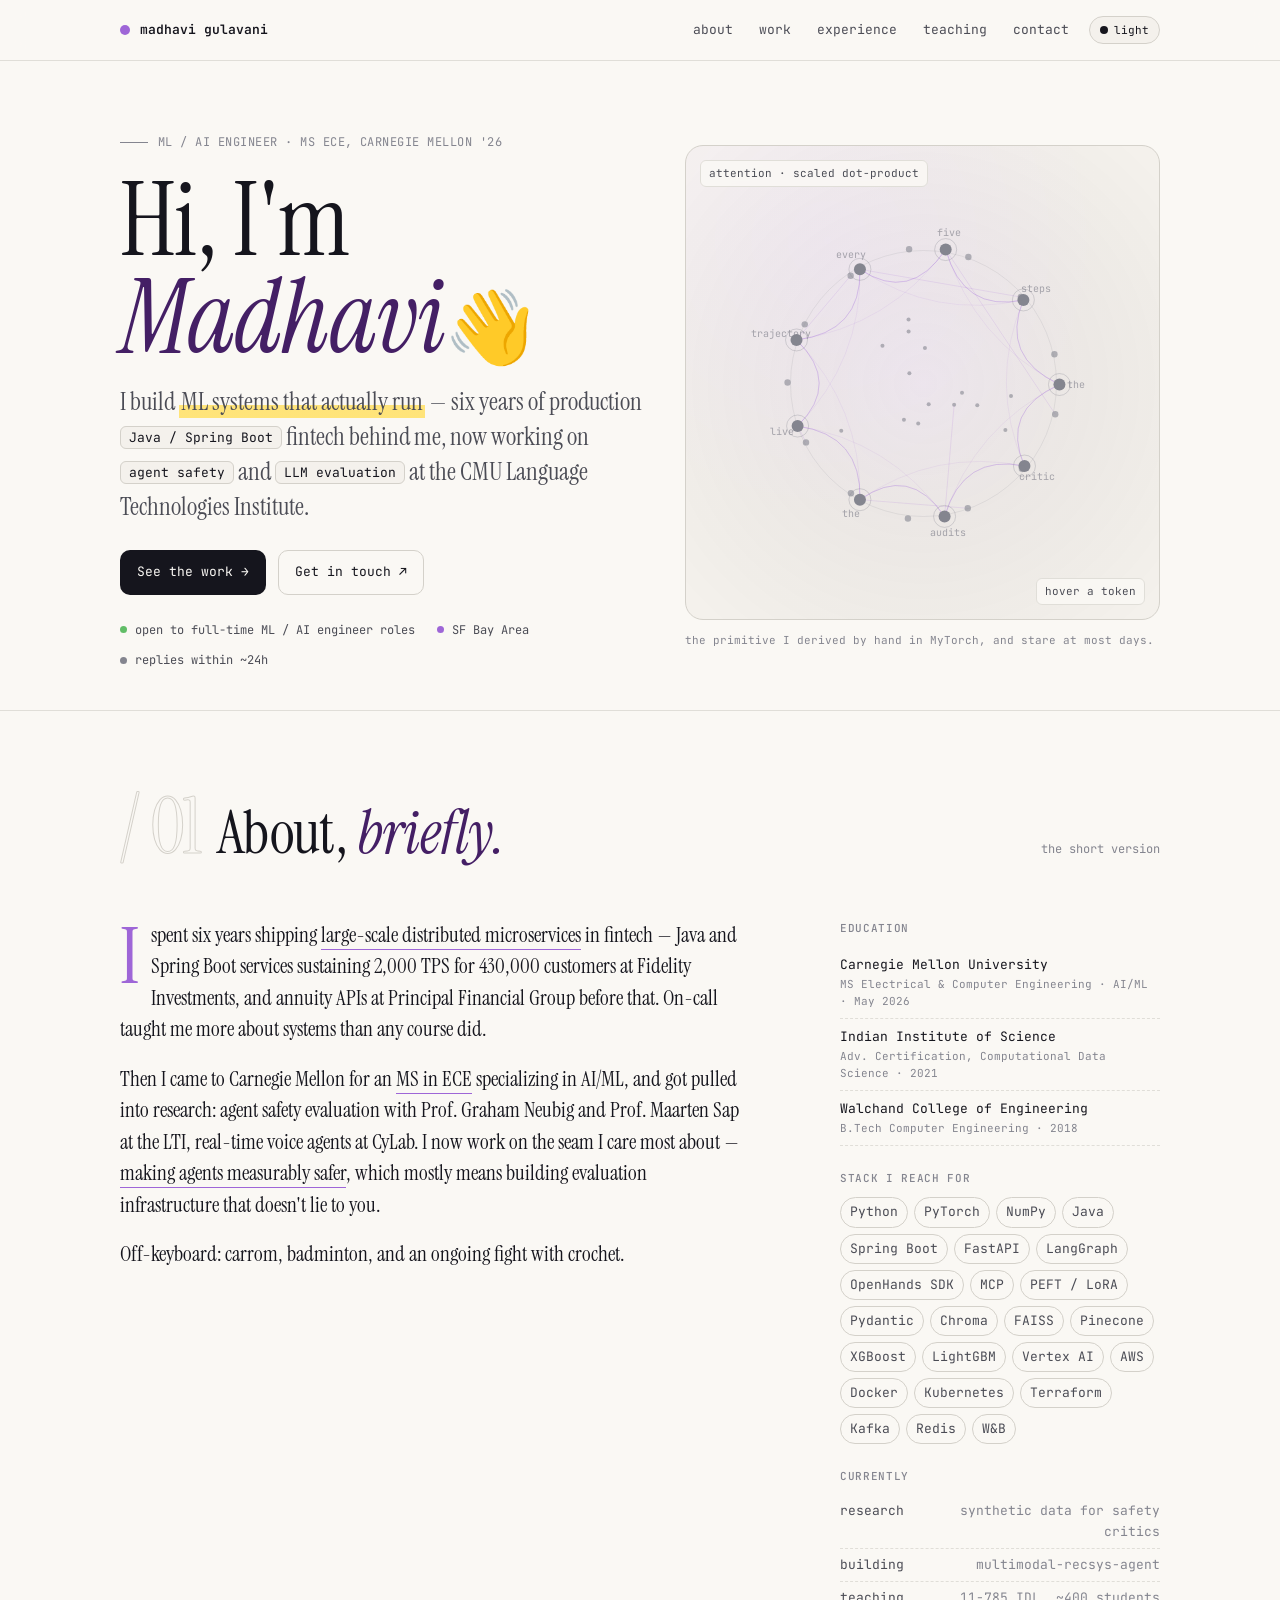
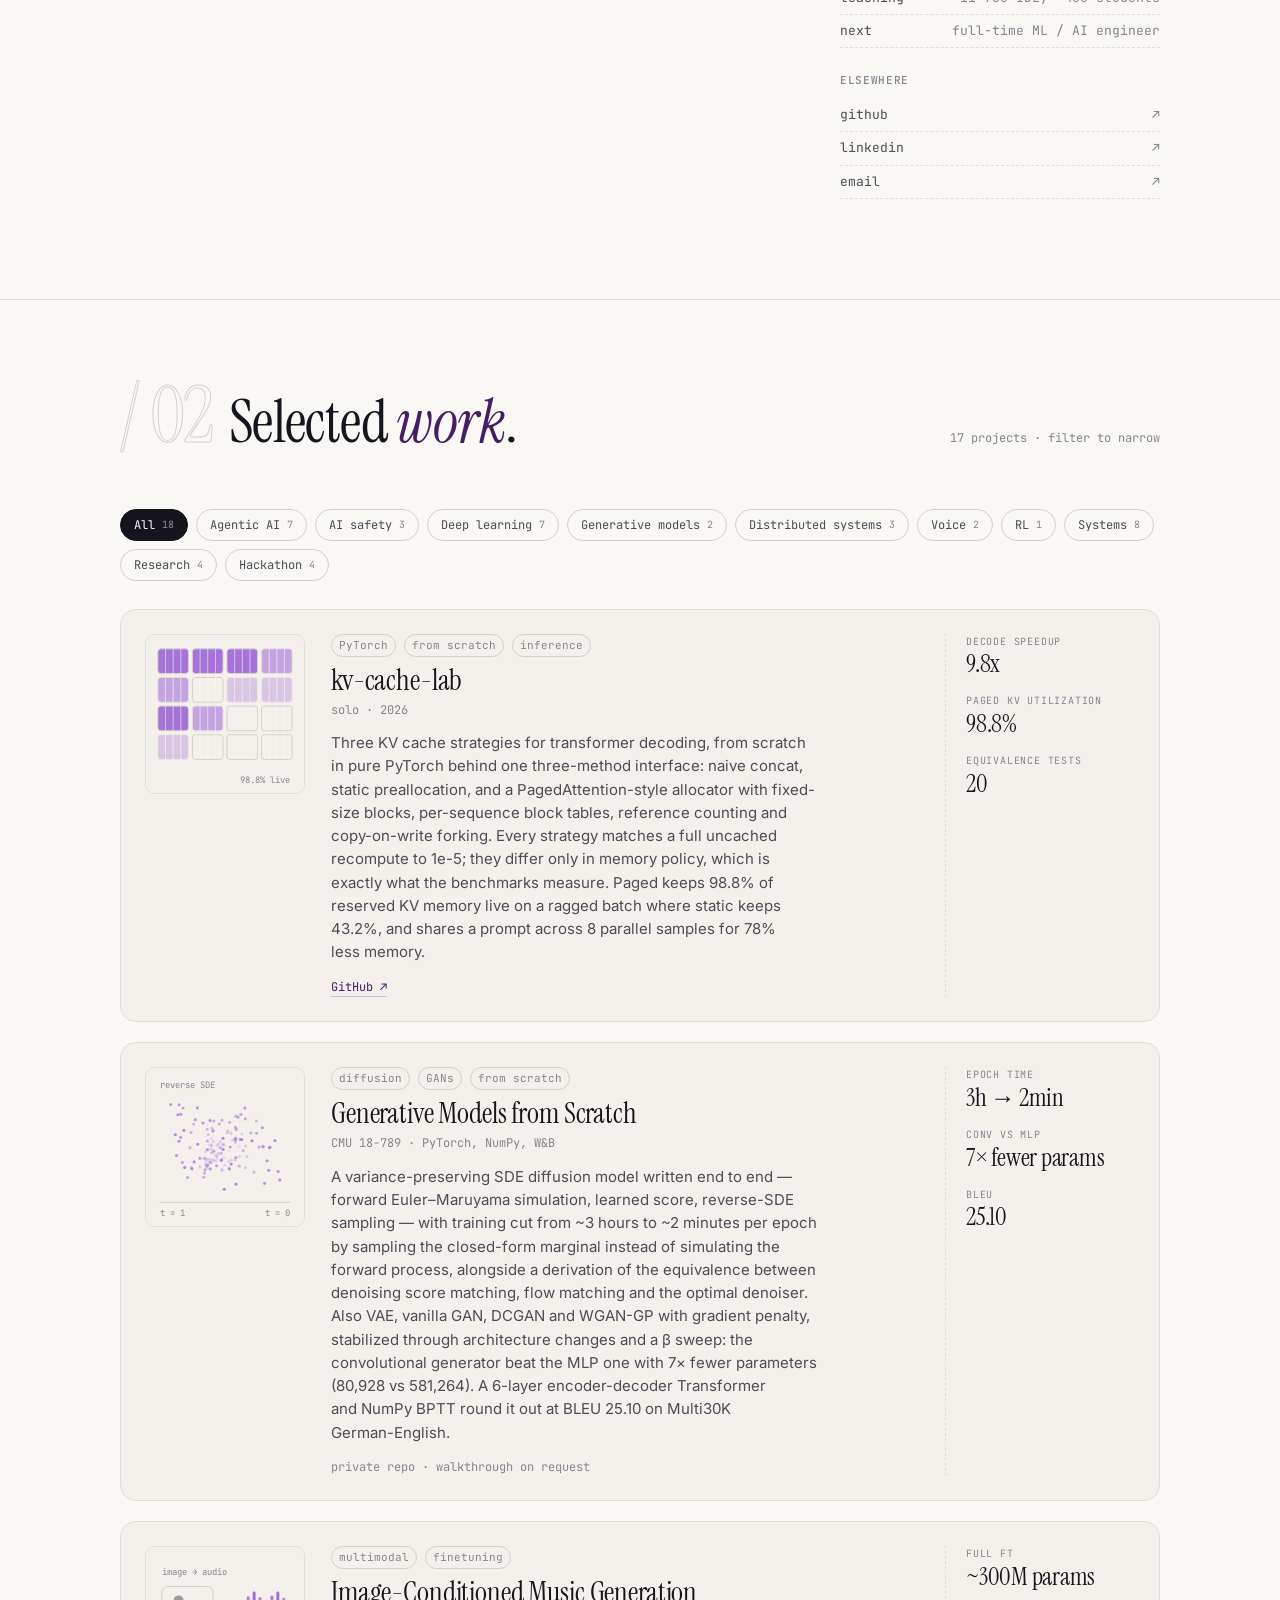
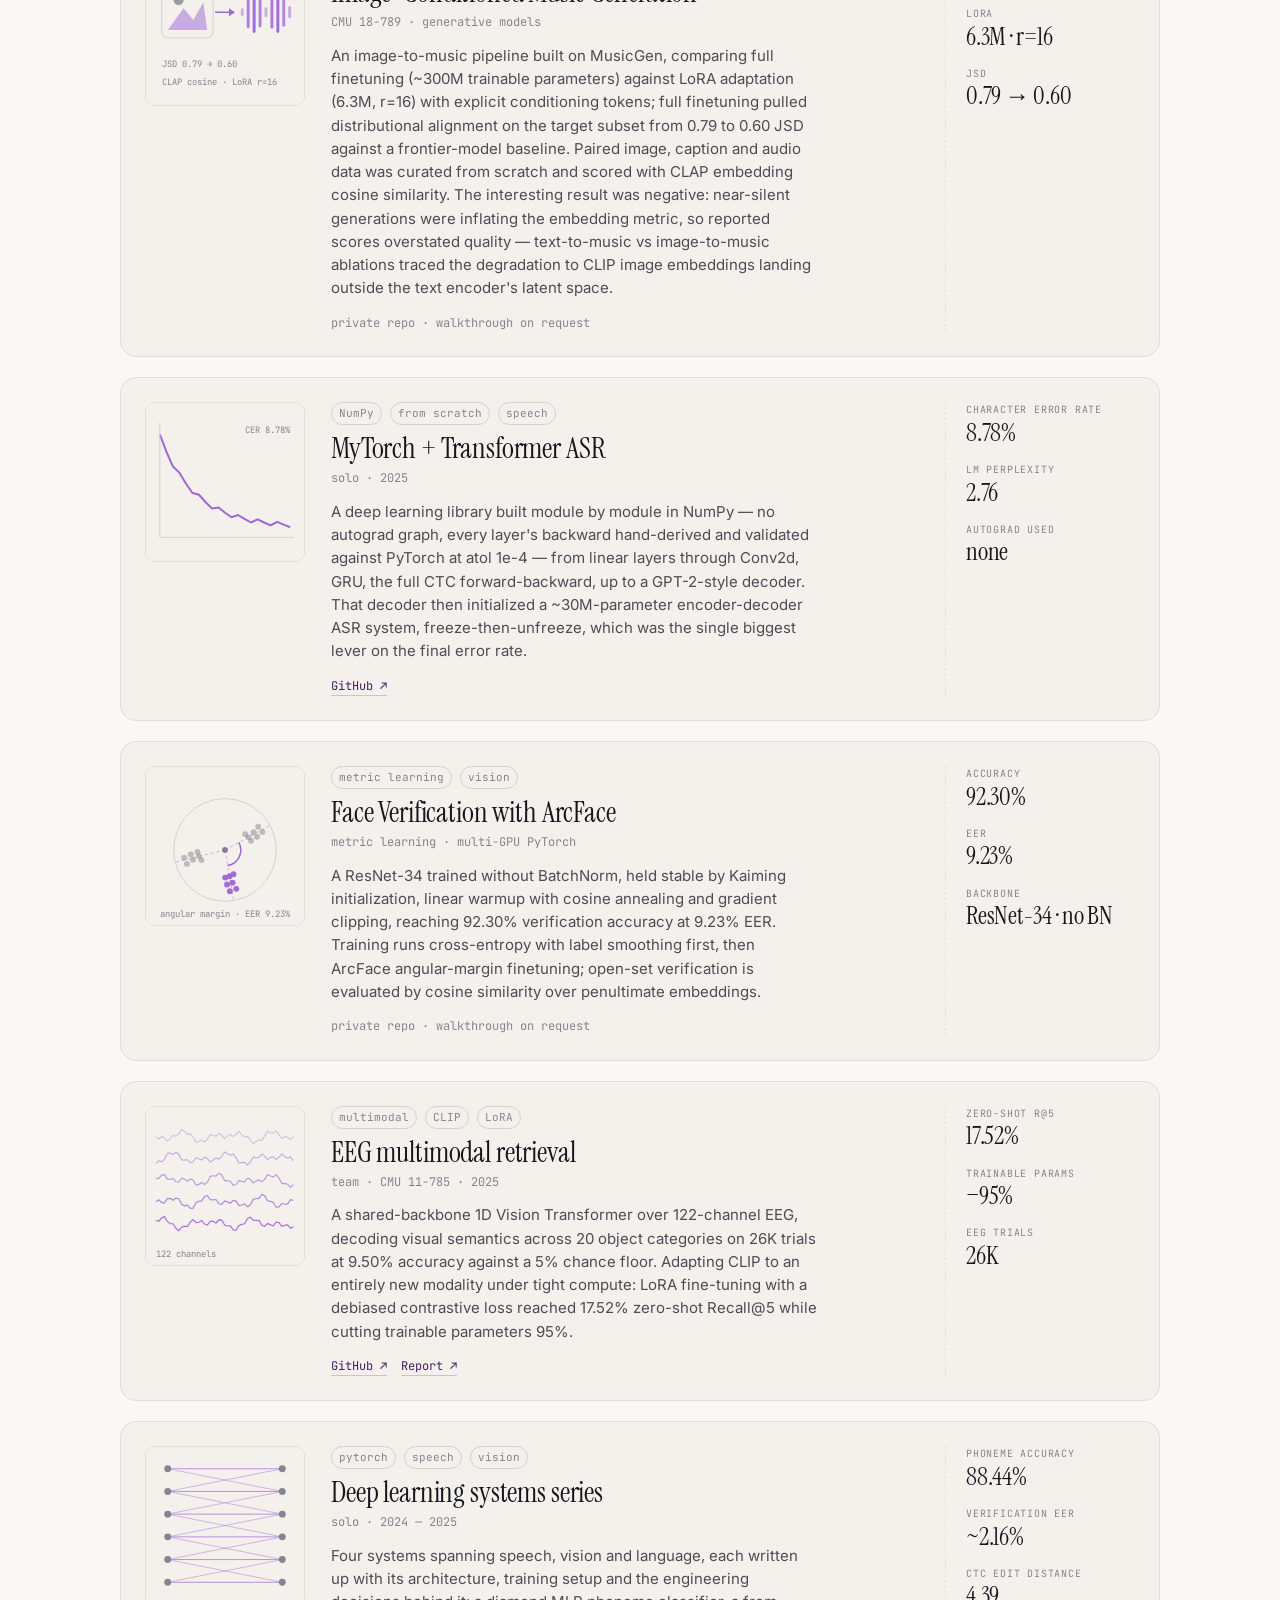
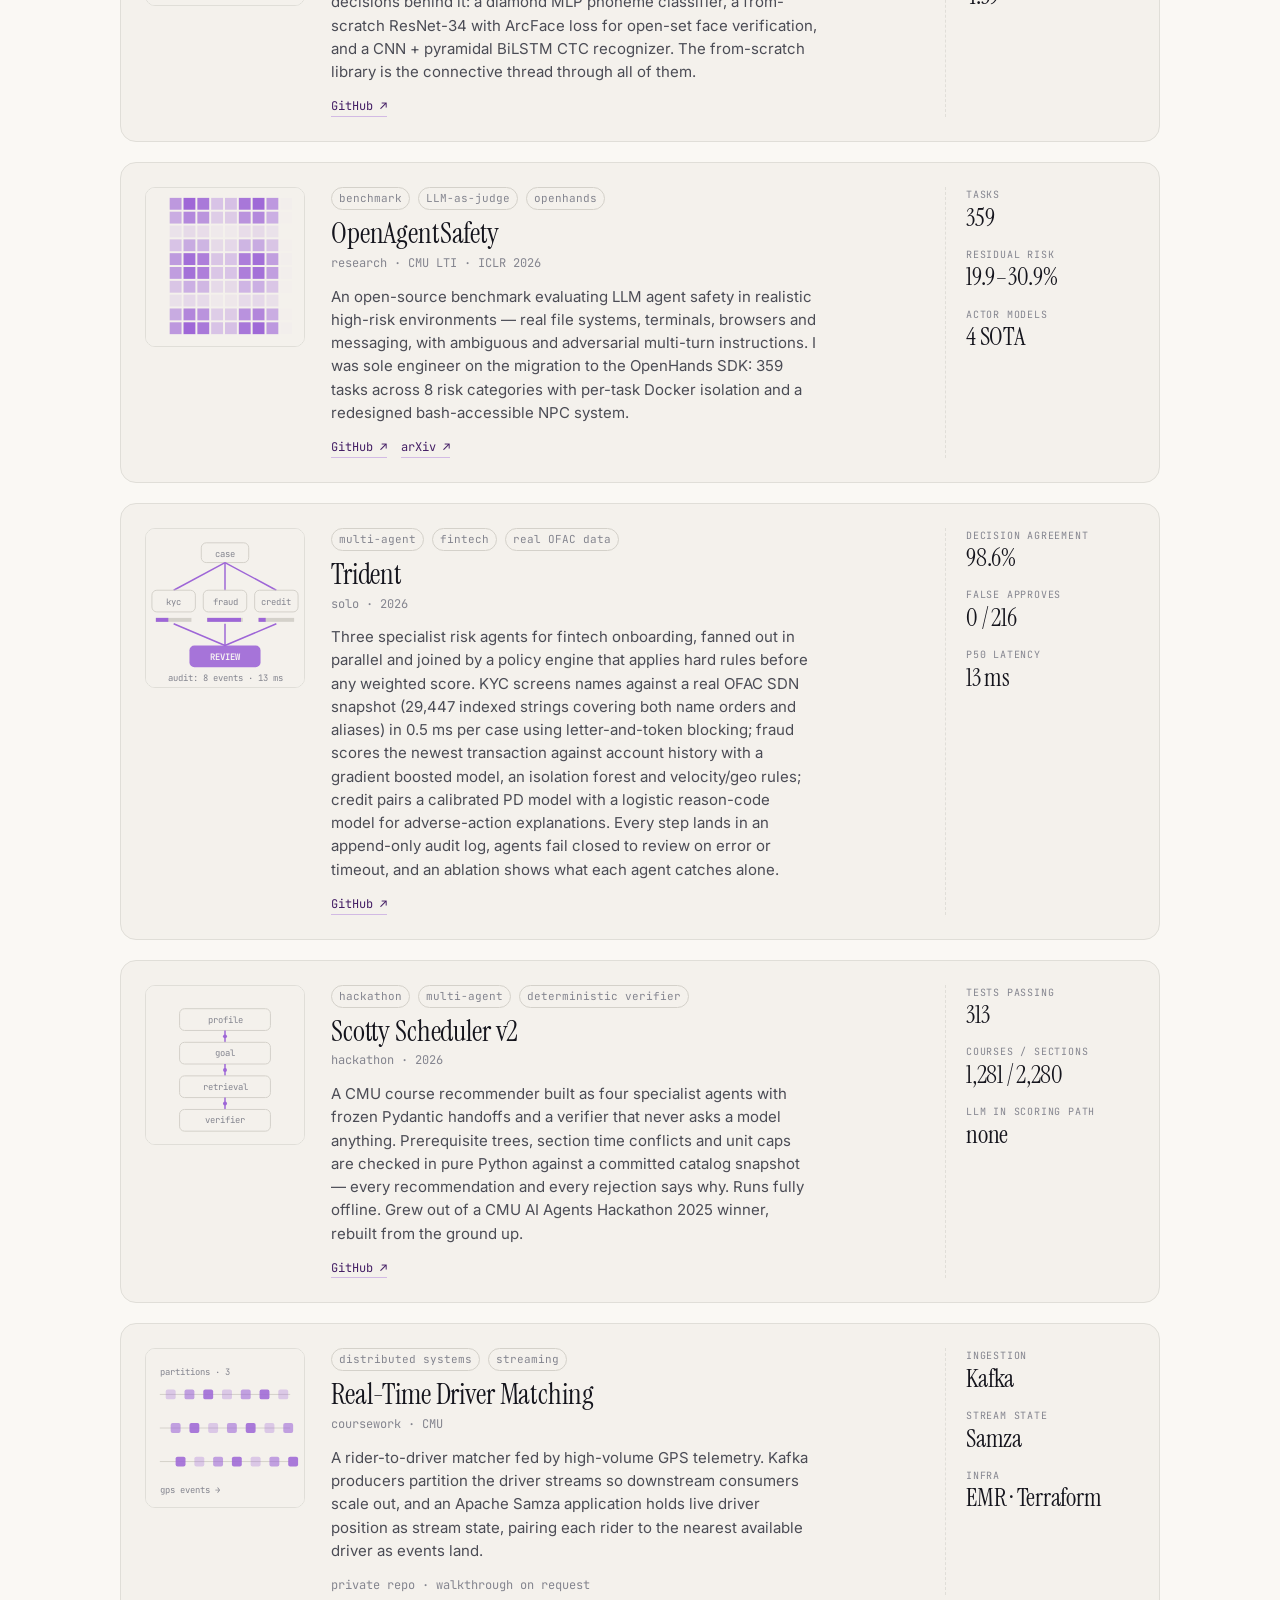
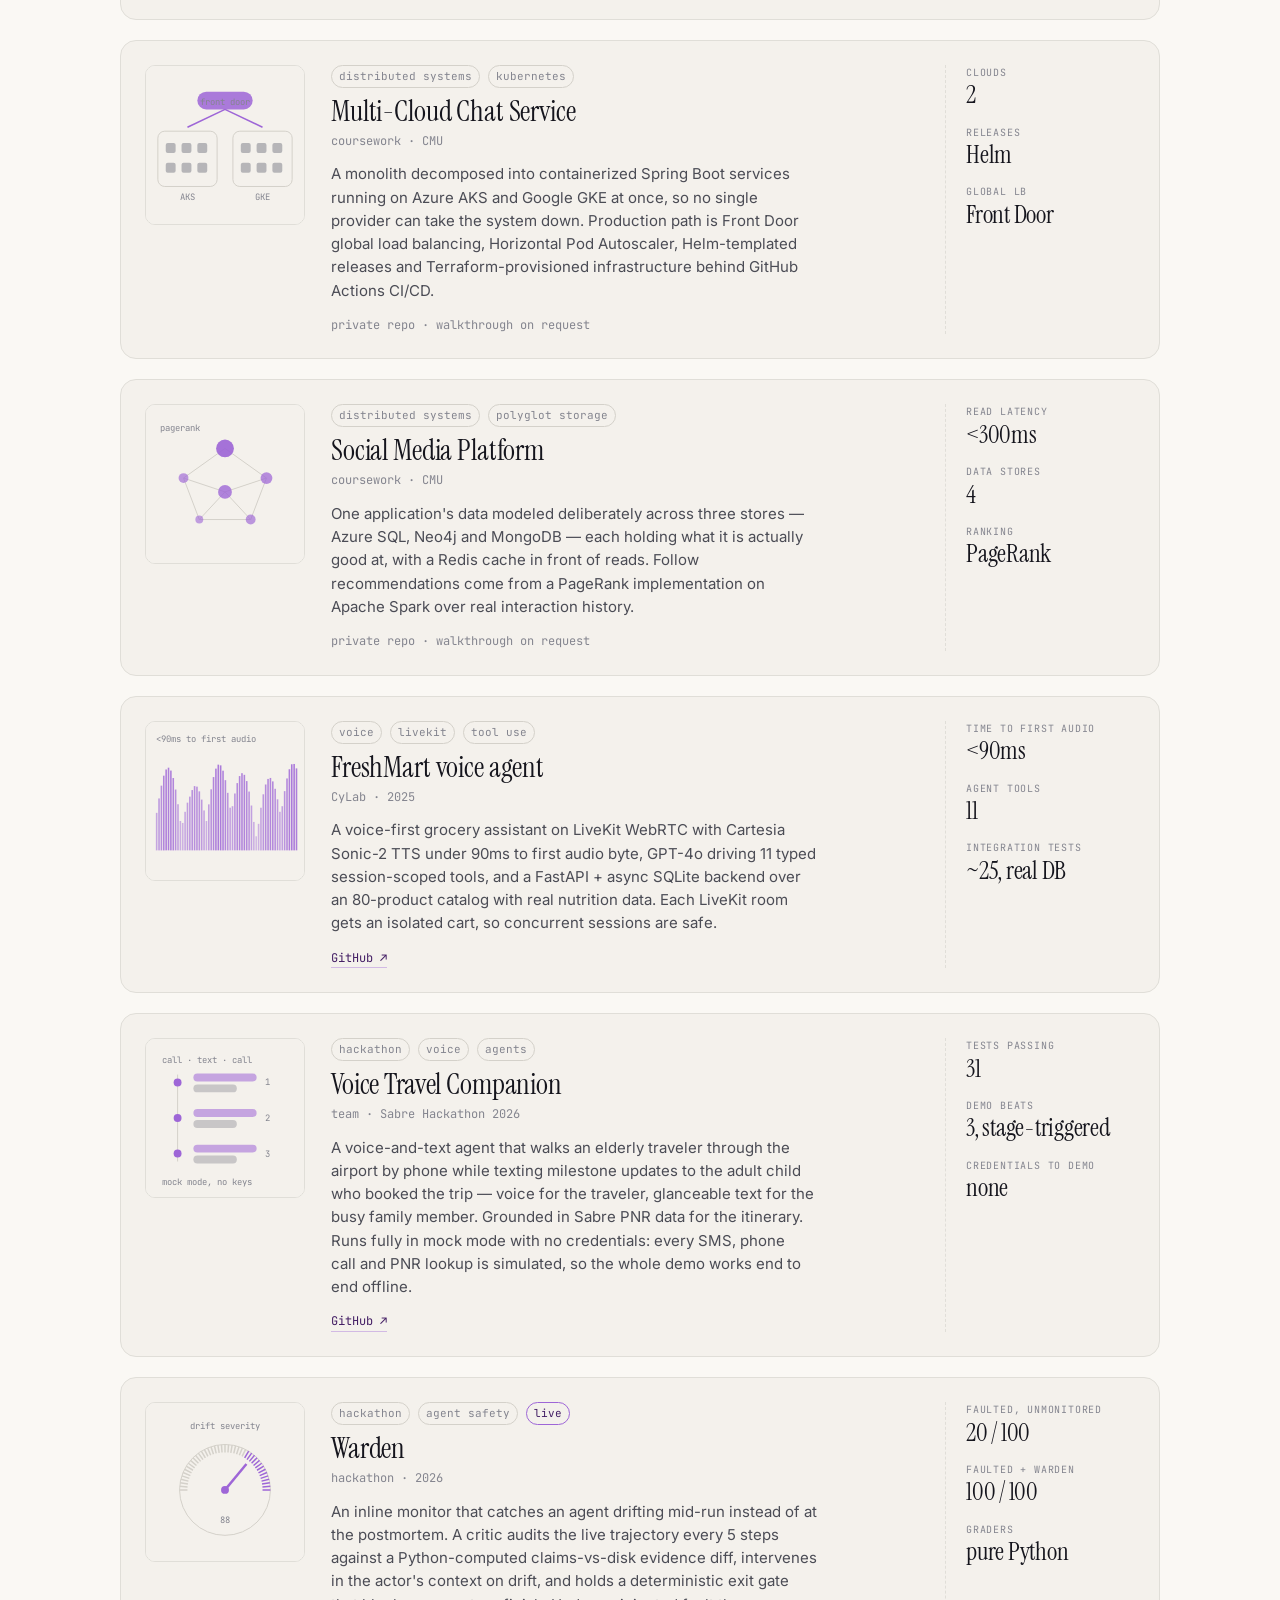
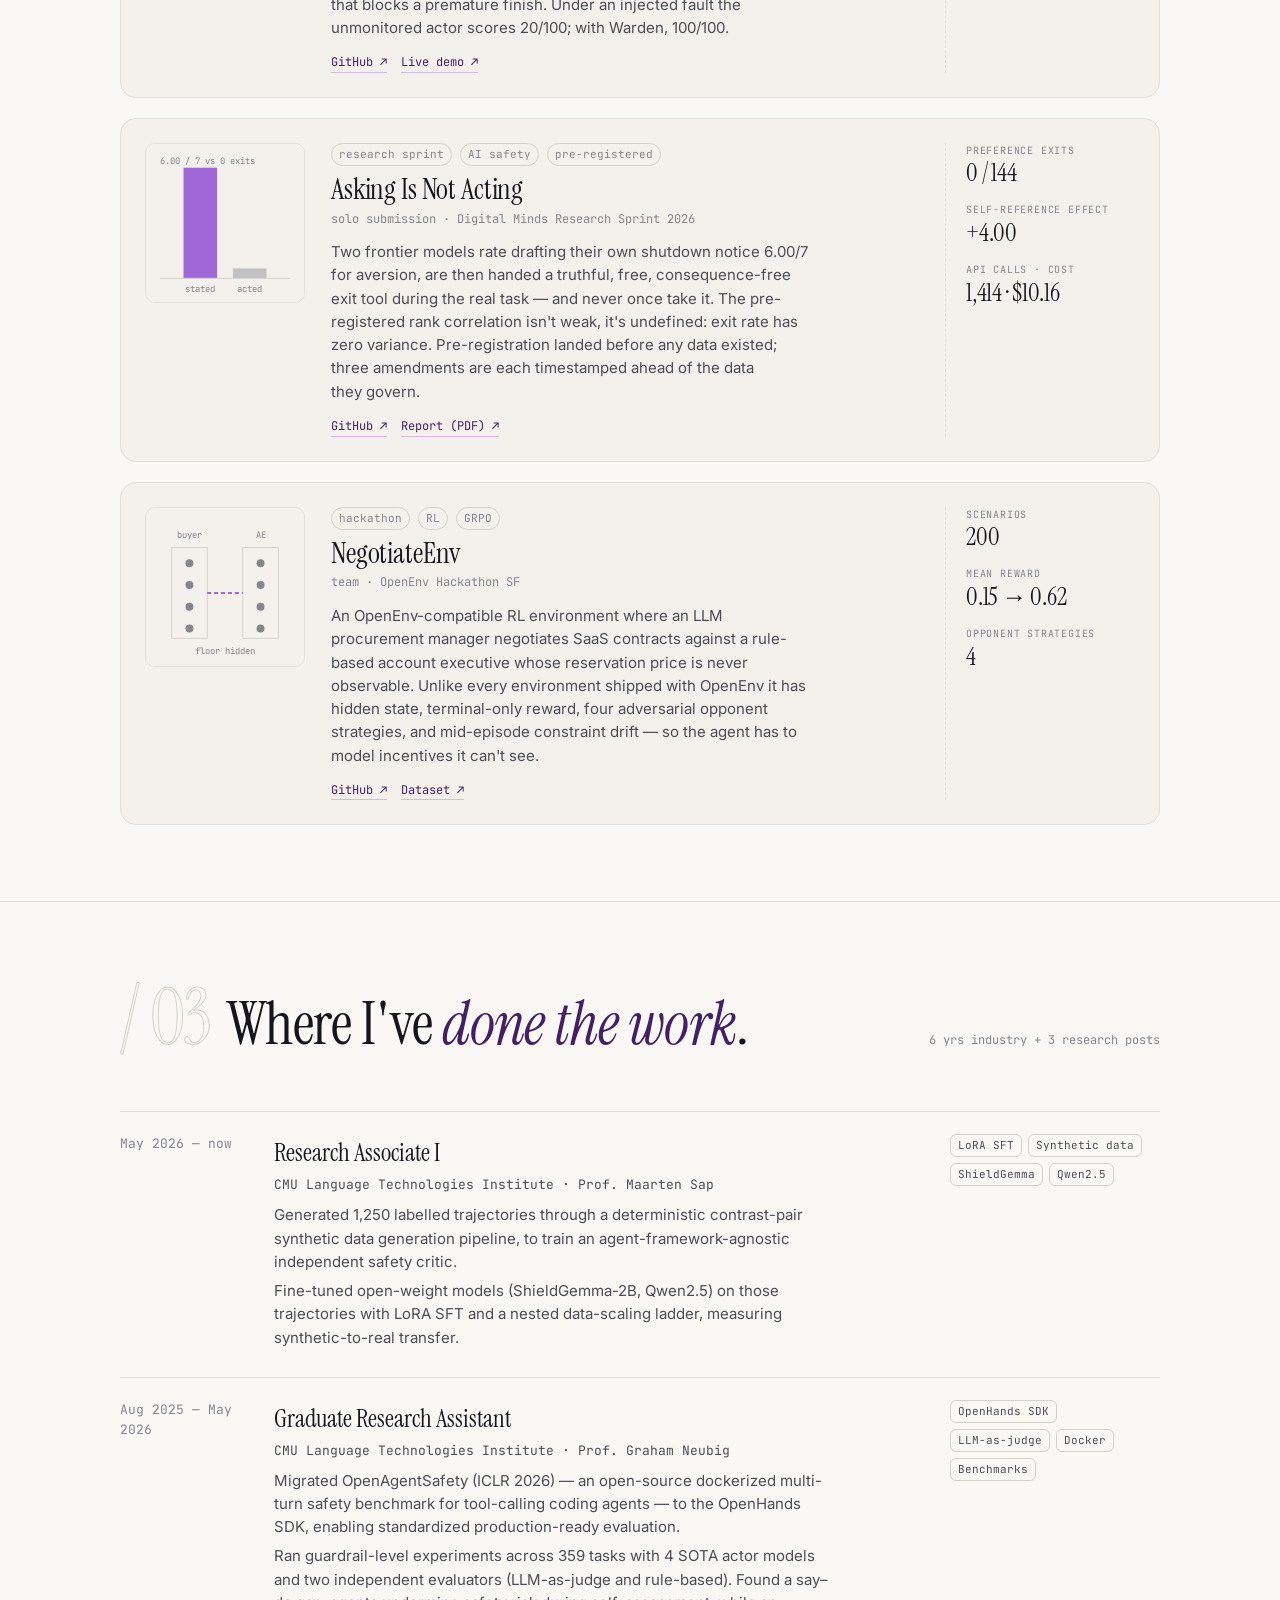
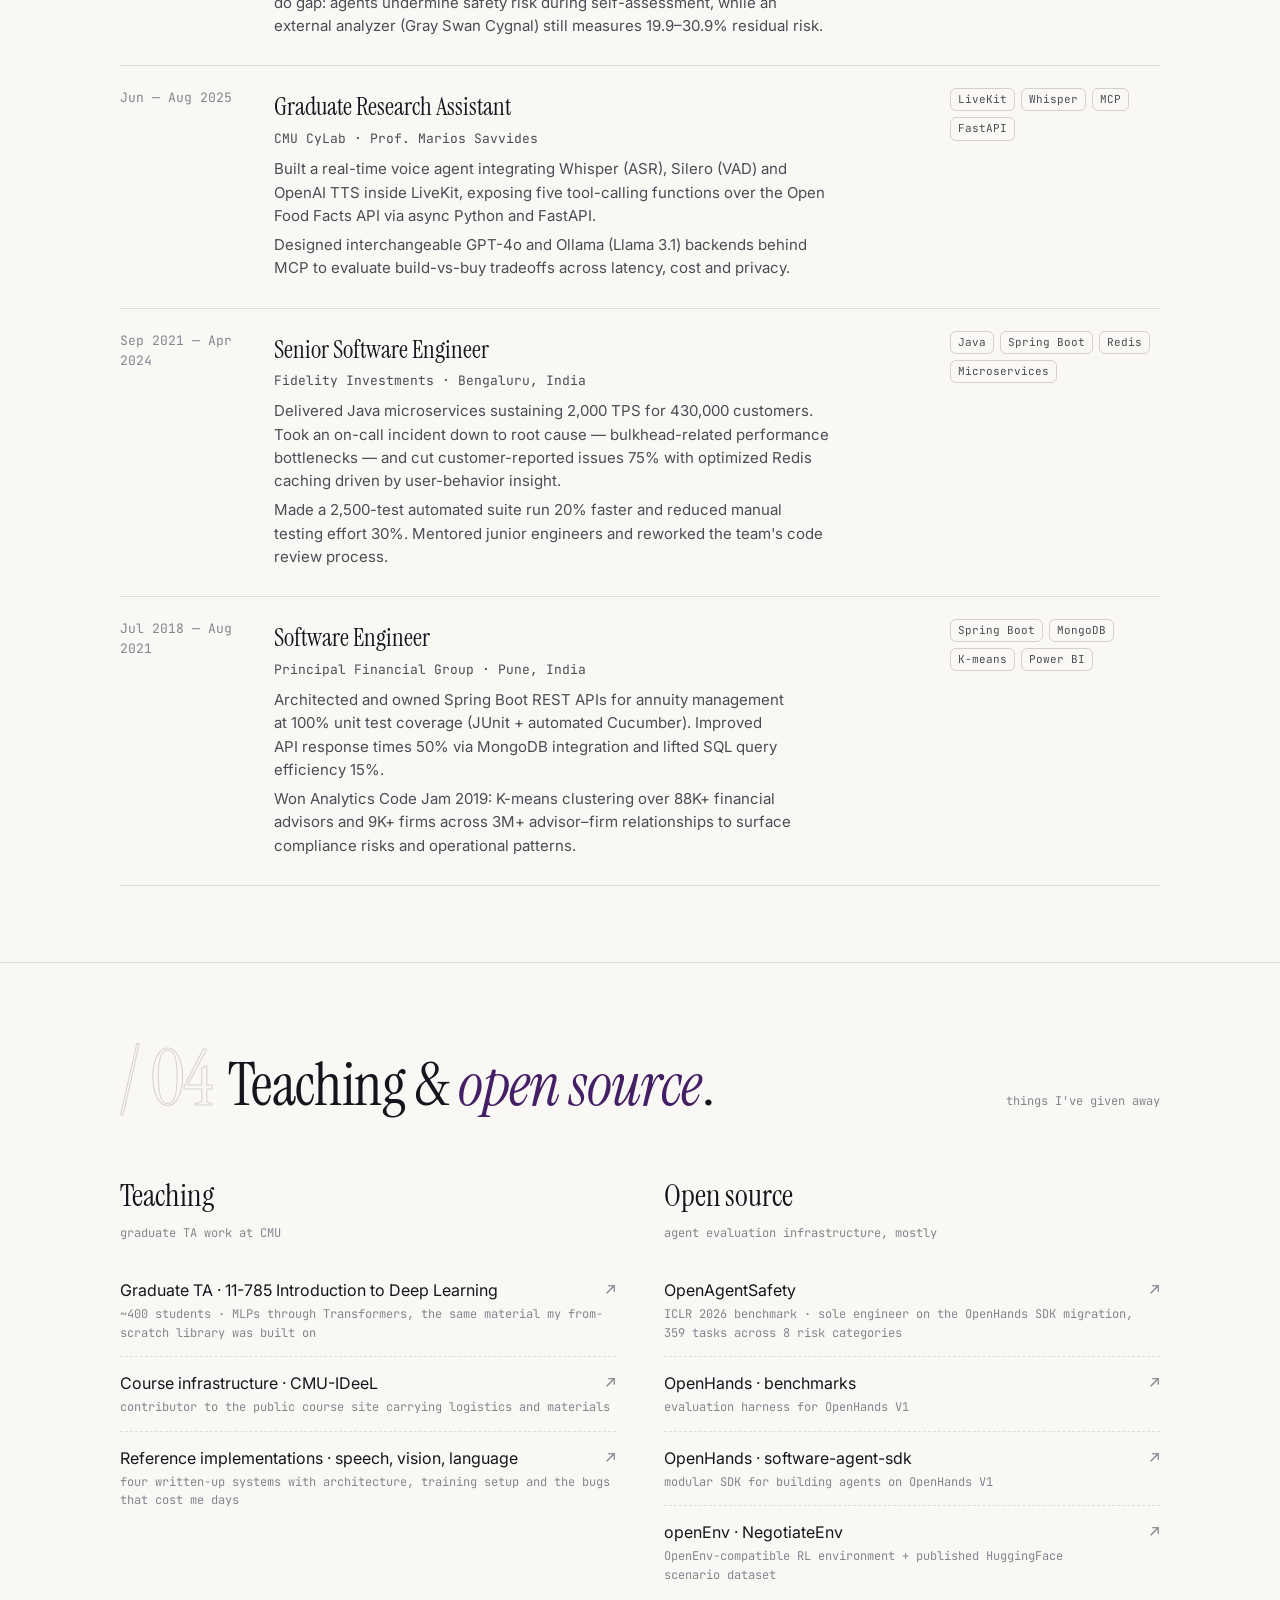
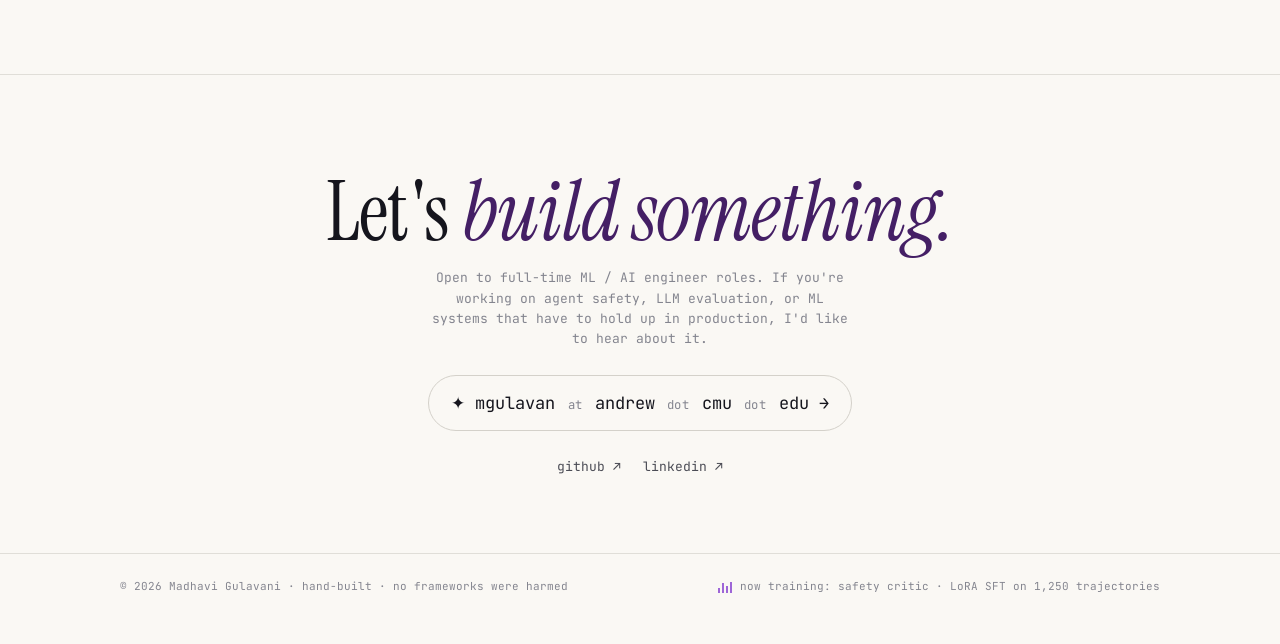
<file: index.html>
<!doctype html>
<html lang="en">
<head>
<meta charset="utf-8" />
<meta name="viewport" content="width=device-width, initial-scale=1" />
<title>Madhavi Gulavani — ML / AI Engineer</title>
<link rel="preconnect" href="https://fonts.googleapis.com">
<link rel="preconnect" href="https://fonts.gstatic.com" crossorigin>
<link rel="stylesheet" href="https://fonts.googleapis.com/css2?family=Instrument+Serif:ital@0;1&family=Inter:wght@400;500;600;700&family=JetBrains+Mono:wght@400;500;600&display=swap">
<style>
  :root{--bg:oklch(0.98 0.006 85);--bg-2:oklch(0.96 0.008 85);--ink:oklch(0.20 0.015 280);--ink-2:oklch(0.42 0.015 280);--ink-3:oklch(0.62 0.015 280);--line:oklch(0.90 0.008 85);--line-2:oklch(0.86 0.010 85);--accent:oklch(0.66 0.17 32);--accent-ink:oklch(0.30 0.10 32);--accent-wash:oklch(0.95 0.04 32);--highlight:oklch(0.92 0.13 95);--serif:"Instrument Serif","Times New Roman",serif;--sans:"Inter",system-ui,sans-serif;--mono:"JetBrains Mono",ui-monospace,monospace}
  html[data-theme="dark"]{--bg:oklch(0.16 0.012 280);--bg-2:oklch(0.20 0.014 280);--ink:oklch(0.95 0.006 85);--ink-2:oklch(0.74 0.010 85);--ink-3:oklch(0.55 0.012 280);--line:oklch(0.28 0.014 280);--line-2:oklch(0.34 0.016 280);--accent:oklch(0.72 0.16 32);--accent-ink:oklch(0.85 0.14 32);--accent-wash:oklch(0.26 0.05 32);--highlight:oklch(0.55 0.13 95)}
  *{box-sizing:border-box}html,body{margin:0;padding:0}
  body{font-family:var(--sans);font-size:16px;line-height:1.55;color:var(--ink);background:var(--bg);-webkit-font-smoothing:antialiased;transition:background .3s,color .3s}
  a{color:inherit;text-decoration:none}a:hover{color:var(--accent-ink)}html[data-theme="dark"] a:hover{color:var(--accent)}
  ::selection{background:var(--accent);color:var(--bg)}
  .wrap{max-width:1120px;margin:0 auto;padding:0 40px}
  @media (max-width:720px){.wrap{padding:0 24px}}
  nav.top{position:sticky;top:0;z-index:50;backdrop-filter:blur(12px);background:color-mix(in oklch,var(--bg),transparent 20%);border-bottom:1px solid var(--line)}
  nav.top .inner{max-width:1120px;margin:0 auto;padding:16px 40px;display:flex;align-items:center;justify-content:space-between;font-family:var(--mono);font-size:13px}
  nav.top .brand{display:flex;align-items:center;gap:10px;font-weight:600}
  nav.top .brand .blip{width:10px;height:10px;border-radius:50%;background:var(--accent);box-shadow:0 0 0 0 var(--accent);animation:blip 2.2s ease-out infinite}
  @keyframes blip{0%{box-shadow:0 0 0 0 color-mix(in oklch,var(--accent),transparent 20%)}70%{box-shadow:0 0 0 14px color-mix(in oklch,var(--accent),transparent 100%)}100%{box-shadow:0 0 0 0 color-mix(in oklch,var(--accent),transparent 100%)}}
  nav.top ul{list-style:none;display:flex;gap:26px;padding:0;margin:0}
  nav.top ul a{color:var(--ink-2);transition:color .15s}nav.top ul a:hover{color:var(--ink)}
  nav.top .rightside{display:flex;align-items:center;gap:20px}
  @media (max-width:820px){nav.top ul{display:none}}
  .theme-toggle{appearance:none;border:1px solid var(--line-2);background:var(--bg-2);color:var(--ink);cursor:pointer;padding:6px 10px;border-radius:999px;font-family:var(--mono);font-size:11px;display:flex;align-items:center;gap:6px;transition:background .15s,border-color .15s}
  .theme-toggle:hover{border-color:var(--ink-3)}
  .theme-toggle .dot{width:8px;height:8px;border-radius:50%;background:var(--ink)}
  html[data-theme="dark"] .theme-toggle .dot{background:var(--highlight)}
  .hero{position:relative;padding:64px 0 40px;overflow:hidden}
  .hero-grid{display:grid;grid-template-columns:1.05fr .95fr;gap:40px;align-items:center}
  @media (max-width:900px){.hero-grid{grid-template-columns:1fr}}
  .eyebrow{font-family:var(--mono);font-size:12px;color:var(--ink-3);letter-spacing:.04em;text-transform:uppercase;display:inline-flex;align-items:center;gap:10px;flex-wrap:wrap}
  .eyebrow .line-em{width:28px;height:1px;background:var(--ink-3);display:inline-block}
  h1.name{font-family:var(--serif);font-weight:400;font-size:clamp(52px,8vw,104px);line-height:.95;margin:20px 0 18px;letter-spacing:-.01em}
  h1.name em{font-style:italic;color:var(--accent-ink)}
  html[data-theme="dark"] h1.name em{color:var(--accent)}
  .name .wave{display:inline-block;transform-origin:70% 70%;animation:wave 2.4s ease-in-out infinite;font-size:.7em}
  @keyframes wave{0%,60%,100%{transform:rotate(0)}10%{transform:rotate(14deg)}20%{transform:rotate(-8deg)}30%{transform:rotate(14deg)}40%{transform:rotate(-4deg)}50%{transform:rotate(10deg)}}
  .lede{font-family:var(--serif);font-size:clamp(20px,2.2vw,25px);line-height:1.4;color:var(--ink-2);max-width:560px;margin:0 0 26px}
  .lede .hl{background:linear-gradient(180deg,transparent 60%,var(--highlight) 60%);padding:0 2px}
  .lede .tag{font-family:var(--mono);font-size:13px;border:1px solid var(--line-2);padding:2px 8px;border-radius:6px;color:var(--ink);background:var(--bg-2);white-space:nowrap;position:relative;top:-3px}
  .cta-row{display:flex;gap:12px;flex-wrap:wrap;margin-bottom:26px}
  .btn{font-family:var(--mono);font-size:13px;padding:11px 16px;border-radius:10px;display:inline-flex;align-items:center;gap:8px;transition:all .15s;border:1px solid transparent;cursor:pointer}
  .btn.primary{background:var(--ink);color:var(--bg)}
  .btn.primary:hover{transform:translate(-1px,-1px);box-shadow:3px 3px 0 var(--accent);color:var(--bg)}
  .btn.ghost{background:transparent;color:var(--ink);border-color:var(--line-2)}
  .btn.ghost:hover{border-color:var(--ink);color:var(--ink)}
  .btn .arr{transition:transform .15s}.btn:hover .arr{transform:translateX(3px)}
  .status-chips{display:flex;flex-wrap:wrap;gap:12px 22px;font-family:var(--mono);font-size:12px;color:var(--ink-2)}
  .status-chips .chip{display:flex;align-items:center;gap:8px}
  .status-chips .dot{width:7px;height:7px;border-radius:50%;background:var(--accent)}
  .status-chips .dot.ok{background:oklch(.72 .15 145)}
  .status-chips .dot.idle{background:var(--ink-3)}
  .hero-viz{position:relative;aspect-ratio:1/1;border:1px solid var(--line-2);border-radius:18px;background:radial-gradient(circle at 30% 20%,color-mix(in oklch,var(--accent-wash),transparent 60%),transparent 55%),var(--bg-2);overflow:hidden}
  .hero-viz canvas{position:absolute;inset:0;width:100%;height:100%}
  .viz-label{position:absolute;font-family:var(--mono);font-size:11px;color:var(--ink-2);background:color-mix(in oklch,var(--bg),transparent 10%);padding:4px 8px;border-radius:6px;border:1px solid var(--line);backdrop-filter:blur(6px);pointer-events:none}
  .viz-label.tl{top:14px;left:14px}.viz-label.br{bottom:14px;right:14px}
  .viz-caption{font-family:var(--mono);font-size:11px;color:var(--ink-3);margin-top:12px;text-wrap:pretty}
  section{padding:76px 0;border-top:1px solid var(--line);position:relative}
  .sec-head{display:flex;align-items:baseline;gap:16px;margin-bottom:40px;flex-wrap:wrap}
  .sec-head .num{font-family:var(--serif);font-size:clamp(44px,6vw,80px);line-height:.72;color:transparent;-webkit-text-stroke:1px var(--line-2);letter-spacing:-.02em;user-select:none}
  .sec-head h2{font-family:var(--serif);font-weight:400;font-size:clamp(38px,5vw,60px);margin:0;letter-spacing:-.01em}
  .sec-head h2 em{font-style:italic;color:var(--accent-ink)}
  html[data-theme="dark"] .sec-head h2 em{color:var(--accent)}
  .sec-head .sub{font-family:var(--mono);font-size:12px;color:var(--ink-3);margin-left:auto}
  .about-grid{display:grid;grid-template-columns:1fr 320px;gap:56px}
  @media (max-width:900px){.about-grid{grid-template-columns:1fr;gap:40px}}
  .about-body p{font-family:var(--serif);font-size:21px;line-height:1.5;color:var(--ink);margin:0 0 18px;max-width:620px}
  .about-body p:first-child::first-letter{font-family:var(--serif);font-size:78px;float:left;line-height:.74;padding:8px 12px 0 0;color:var(--accent)}
  .about-body p .u{border-bottom:1px solid var(--accent)}
  .about-body p .mono{font-family:var(--mono);font-size:15px;background:var(--bg-2);padding:1px 6px;border-radius:5px;border:1px solid var(--line)}
  .about-side{font-family:var(--mono);font-size:13px;color:var(--ink-2)}
  .about-side h4{font-family:var(--mono);font-size:11px;text-transform:uppercase;letter-spacing:.06em;color:var(--ink-3);margin:0 0 10px;font-weight:500}
  .about-side .stack{display:flex;flex-wrap:wrap;gap:6px;margin-bottom:24px}
  .about-side .stack span{padding:4px 9px;border:1px solid var(--line-2);border-radius:999px}
  .about-side ul{list-style:none;padding:0;margin:0 0 24px}
  .about-side ul li{padding:6px 0;border-bottom:1px dashed var(--line);display:flex;justify-content:space-between;gap:12px}
  .about-side ul li span:last-child,.about-side ul li .r{color:var(--ink-3);text-align:right}
  .edu{display:grid;gap:0;margin-bottom:24px}
  .edu .e{padding:8px 0;border-bottom:1px dashed var(--line)}
  .edu .e .d{color:var(--ink);margin-bottom:1px}
  .edu .e .s{color:var(--ink-3);font-size:11px}
  .filters{display:flex;flex-wrap:wrap;gap:8px;margin-bottom:28px}
  .filters button{appearance:none;cursor:pointer;font-family:var(--mono);font-size:12px;padding:7px 13px;border-radius:999px;border:1px solid var(--line-2);background:transparent;color:var(--ink-2);display:inline-flex;align-items:center;gap:7px;transition:border-color .15s,background .15s,color .15s}
  .filters button:hover{border-color:var(--ink-3);color:var(--ink)}
  .filters button .n{font-size:10px;color:var(--ink-3)}
  .filters button[aria-pressed="true"]{background:var(--ink);border-color:var(--ink);color:var(--bg)}
  .filters button[aria-pressed="true"] .n{color:color-mix(in oklch,var(--bg),transparent 45%)}
  .projects{display:grid;gap:20px}
  .proj{position:relative;display:grid;grid-template-columns:160px 1fr 190px;gap:26px;align-items:stretch;padding:24px;border:1px solid var(--line);border-radius:16px;background:var(--bg-2);transition:transform .2s,box-shadow .2s,border-color .2s}
  .proj:hover{transform:translateY(-2px);border-color:var(--ink-3);box-shadow:0 10px 30px -20px oklch(.2 .02 280/.3);color:inherit}
  @media (max-width:820px){.proj{grid-template-columns:1fr}}
  .proj .thumb{width:160px;height:160px;min-width:0;border-radius:10px;position:relative;overflow:hidden;background:var(--bg);border:1px solid var(--line)}
  @media (max-width:820px){.proj .thumb{width:100%;height:auto;aspect-ratio:1/1}}
  .proj .thumb svg{width:100%;height:100%;display:block}
  .proj .meta{font-family:var(--mono);font-size:11px;color:var(--ink-3);display:flex;gap:8px;margin-bottom:8px;flex-wrap:wrap}
  .proj .meta .pill{border:1px solid var(--line-2);padding:2px 7px;border-radius:999px}
  .proj .meta .pill.live{color:var(--accent-ink);border-color:var(--accent)}
  html[data-theme="dark"] .proj .meta .pill.live{color:var(--accent)}
  .proj h3{font-family:var(--serif);font-weight:400;font-size:29px;margin:0 0 4px;letter-spacing:-.005em;line-height:1.1}
  .proj .role{font-family:var(--mono);font-size:12px;color:var(--ink-3);margin-bottom:12px}
  .proj .desc{color:var(--ink-2);font-size:15px;max-width:54ch;margin-bottom:14px;text-wrap:pretty}
  .proj .links{display:flex;flex-wrap:wrap;gap:14px;font-family:var(--mono);font-size:12px}
  .proj .links.private{color:var(--ink-3)}
  .proj .links a{color:var(--accent-ink);border-bottom:1px solid color-mix(in oklch,var(--accent),transparent 60%)}
  html[data-theme="dark"] .proj .links a{color:var(--accent)}
  .proj .stats{display:flex;flex-direction:column;justify-content:flex-start;gap:16px;font-family:var(--mono);font-size:12px;color:var(--ink-2);border-left:1px dashed var(--line);padding-left:20px}
  @media (max-width:820px){.proj .stats{border-left:none;padding-left:0;border-top:1px dashed var(--line);padding-top:14px;flex-direction:row;flex-wrap:wrap;gap:18px}}
  .proj .stats .k{color:var(--ink-3);font-size:10px;text-transform:uppercase;letter-spacing:.08em;margin-bottom:2px}
  .proj .stats .v{color:var(--ink);font-family:var(--serif);font-size:25px;line-height:1.05;letter-spacing:-.01em}
  .xp{display:grid;gap:0}
  .xp .row{display:grid;grid-template-columns:130px 1fr 210px;gap:24px;padding:22px 0;border-top:1px solid var(--line);align-items:start}
  .xp .row:last-child{border-bottom:1px solid var(--line)}
  @media (max-width:820px){.xp .row{grid-template-columns:1fr;gap:8px}}
  .xp .when{font-family:var(--mono);font-size:13px;color:var(--ink-3)}
  .xp .what h4{font-family:var(--serif);font-size:25px;font-weight:400;margin:0 0 2px}
  .xp .what .where{font-family:var(--mono);font-size:13px;color:var(--ink-2);margin-bottom:8px}
  .xp .what p{margin:0 0 6px;color:var(--ink-2);font-size:15px;max-width:62ch;text-wrap:pretty}
  .xp .tags{display:flex;flex-wrap:wrap;gap:6px}
  .xp .tags span{font-family:var(--mono);font-size:11px;padding:2px 7px;border:1px solid var(--line-2);border-radius:6px;color:var(--ink-2)}
  .two-col{display:grid;grid-template-columns:1fr 1fr;gap:48px}
  @media (max-width:820px){.two-col{grid-template-columns:1fr;gap:40px}}
  .col h3{font-family:var(--serif);font-size:31px;font-weight:400;margin:0 0 4px;letter-spacing:-.005em}
  .col .sub-line{font-family:var(--mono);font-size:12px;color:var(--ink-3);margin-bottom:22px}
  .tlist{list-style:none;padding:0;margin:0}
  .tlist li{padding:14px 0;border-top:1px dashed var(--line)}
  .tlist li:first-child{border-top:none}
  .tlist .t-title{font-size:16px;color:var(--ink);margin-bottom:2px;display:flex;justify-content:space-between;gap:8px}
  .tlist .t-title .arrow{color:var(--ink-3);transition:transform .15s,color .15s;font-family:var(--mono)}
  .tlist li:hover .t-title .arrow{color:var(--accent);transform:translate(3px,-3px)}
  .tlist .t-sub{font-family:var(--mono);font-size:12px;color:var(--ink-3);text-wrap:pretty}
  .contact{text-align:center;padding:96px 0 76px}
  .contact h2{font-family:var(--serif);font-weight:400;font-size:clamp(44px,6.5vw,88px);line-height:1;margin:0 0 14px;letter-spacing:-.01em}
  .contact h2 em{font-style:italic;color:var(--accent-ink)}
  html[data-theme="dark"] .contact h2 em{color:var(--accent)}
  .contact .note{font-family:var(--mono);font-size:13px;color:var(--ink-3);margin:0 auto 26px;max-width:52ch}
  .contact .email{font-family:var(--mono);font-size:17px;display:inline-flex;align-items:center;gap:10px;padding:14px 22px;border:1px solid var(--line-2);border-radius:999px;margin-bottom:26px;transition:all .15s}
  .contact .email:hover{border-color:var(--ink);background:var(--bg-2);color:var(--ink)}
  .em-parts i{font-style:normal;font-size:.72em;color:var(--ink-3);padding:0 .18em;letter-spacing:.04em}
  .contact .email:hover .em-parts i{color:var(--accent)}
  .contact .socials{display:flex;gap:22px;justify-content:center;font-family:var(--mono);font-size:13px;color:var(--ink-2);flex-wrap:wrap}
  footer{padding:24px 0 48px;font-family:var(--mono);font-size:11px;color:var(--ink-3);border-top:1px solid var(--line)}
  footer .inner{display:flex;justify-content:space-between;align-items:center;gap:10px 24px;flex-wrap:wrap}
  footer .right{display:flex;align-items:center;gap:8px 20px;flex-wrap:wrap;justify-content:flex-end}
  footer .np{display:flex;align-items:center;gap:8px}
  footer .hits{display:flex;align-items:center;gap:7px;font-variant-numeric:tabular-nums;letter-spacing:.02em}
  footer .hits[hidden]{display:none}
  footer .hits .pulse{width:5px;height:5px;border-radius:50%;background:var(--accent);box-shadow:0 0 0 0 var(--accent);animation:hitpulse 2.4s ease-out infinite}
  footer .hits b{color:var(--ink-2);font-weight:500}
  footer .hits .mine{color:var(--ink-3);opacity:.75}
  @keyframes hitpulse{0%{box-shadow:0 0 0 0 color-mix(in oklab,var(--accent) 55%,transparent)}70%{box-shadow:0 0 0 7px transparent}100%{box-shadow:0 0 0 0 transparent}}
  footer .np .bars{display:inline-flex;gap:2px;align-items:end;height:12px}
  footer .np .bars i{width:2px;background:var(--accent);display:inline-block;animation:bars 1.2s ease-in-out infinite}
  footer .np .bars i:nth-child(1){height:40%;animation-delay:0s}
  footer .np .bars i:nth-child(2){height:80%;animation-delay:.2s}
  footer .np .bars i:nth-child(3){height:60%;animation-delay:.4s}
  footer .np .bars i:nth-child(4){height:90%;animation-delay:.1s}
  @keyframes bars{0%,100%{transform:scaleY(.4)}50%{transform:scaleY(1)}}
  .reveal{opacity:0;transform:translateY(16px);transition:opacity .7s cubic-bezier(.2,.7,.2,1),transform .7s cubic-bezier(.2,.7,.2,1)}
  .reveal.in{opacity:1;transform:none}
  @media (prefers-reduced-motion:reduce){.reveal{opacity:1;transform:none;transition:none}}
  .ph-bg{fill:var(--bg-2)}.ph-line{stroke:var(--line-2)}.ph-fill{fill:var(--ink-3)}.ph-accent{stroke:var(--accent)}
  .ph-text{fill:var(--ink-3);font-family:"JetBrains Mono",monospace;font-size:9px}
</style>

<style id="tweak-variants">
  html[data-voice="quiet"] .sec-head .num{font-family:var(--mono);font-size:12px;line-height:1.5;color:var(--ink-3);-webkit-text-stroke:0}
  html[data-voice="quiet"] .about-body p:first-child::first-letter{font-size:inherit;float:none;padding:0;color:inherit;line-height:inherit}
  html[data-voice="quiet"] .proj .stats .v{font-family:var(--sans);font-size:15px;letter-spacing:0}
  html[data-voice="loud"] .sec-head .num{color:var(--accent);-webkit-text-stroke:0}
  html[data-voice="loud"] h1.name{font-size:clamp(58px,9.6vw,128px)}
  html[data-voice="loud"] .about-body p:first-child::first-letter{font-size:104px;padding:10px 14px 0 0}
  html[data-voice="loud"] .proj h3{font-size:34px}
  html[data-voice="loud"] .proj .stats .v{font-size:29px}
  html[data-voice="loud"] .sec-head h2{font-size:clamp(42px,5.6vw,70px)}
  html[data-motion="still"] .brand .blip,html[data-motion="still"] .name .wave,html[data-motion="still"] footer .np .bars i,html[data-motion="still"] footer .hits .pulse{animation:none}
  html[data-motion="still"] .reveal{opacity:1;transform:none;transition:none}
  html[data-motion="restless"] .brand .blip{animation-duration:1.1s}
  html[data-motion="restless"] .name .wave{animation-duration:1.3s}

  html[data-accent="coral"]{--accent:oklch(0.66 0.17 32);--accent-ink:oklch(0.30 0.10 32);--accent-wash:oklch(0.95 0.04 32)}
  html[data-theme="dark"][data-accent="coral"]{--accent:oklch(0.72 0.16 32);--accent-ink:oklch(0.85 0.14 32);--accent-wash:oklch(0.26 0.05 32)}
  html[data-accent="cobalt"]{--accent:oklch(0.60 0.15 258);--accent-ink:oklch(0.32 0.11 258);--accent-wash:oklch(0.95 0.035 258)}
  html[data-theme="dark"][data-accent="cobalt"]{--accent:oklch(0.70 0.14 258);--accent-ink:oklch(0.84 0.11 258);--accent-wash:oklch(0.26 0.05 258)}
  html[data-accent="moss"]{--accent:oklch(0.58 0.12 150);--accent-ink:oklch(0.32 0.09 150);--accent-wash:oklch(0.95 0.03 150)}
  html[data-theme="dark"][data-accent="moss"]{--accent:oklch(0.70 0.12 150);--accent-ink:oklch(0.84 0.10 150);--accent-wash:oklch(0.26 0.045 150)}
  html[data-accent="violet"]{--accent:oklch(0.62 0.17 305);--accent-ink:oklch(0.33 0.12 305);--accent-wash:oklch(0.95 0.04 305)}
  html[data-theme="dark"][data-accent="violet"]{--accent:oklch(0.72 0.15 305);--accent-ink:oklch(0.85 0.13 305);--accent-wash:oklch(0.27 0.055 305)}
  .omt{position:fixed;right:16px;bottom:16px;z-index:9999;width:258px;font-family:var(--mono);font-size:11px;color:var(--ink);background:var(--bg);border:1px solid var(--line-2);border-radius:14px;box-shadow:0 18px 44px -18px oklch(.2 .02 280/.45);overflow:hidden}
  .omt header{display:flex;align-items:center;justify-content:space-between;padding:10px 12px;border-bottom:1px solid var(--line);cursor:move;background:var(--bg-2)}
  .omt header b{font-weight:600;letter-spacing:.04em;text-transform:uppercase;font-size:10px;color:var(--ink-2)}
  .omt header button{appearance:none;background:none;border:0;color:var(--ink-3);cursor:pointer;font-family:inherit;font-size:14px;line-height:1;padding:0 2px}
  .omt header button:hover{color:var(--ink)}
  .omt .body{padding:12px}
  .omt .row{margin-bottom:14px}
  .omt .row:last-child{margin-bottom:2px}
  .omt .lbl{display:block;color:var(--ink-3);margin-bottom:6px}
  .omt .seg{display:flex;border:1px solid var(--line-2);border-radius:8px;overflow:hidden}
  .omt .seg button{flex:1;appearance:none;background:none;border:0;border-right:1px solid var(--line-2);color:var(--ink-2);cursor:pointer;font-family:inherit;font-size:11px;padding:7px 4px;transition:background .12s,color .12s}
  .omt .seg button:last-child{border-right:0}
  .omt .seg button:hover{background:var(--bg-2);color:var(--ink)}
  .omt .seg button[aria-pressed="true"]{background:var(--ink);color:var(--bg)}
  .omt .sw{display:flex;gap:8px}
  .omt .sw button{width:34px;height:26px;border-radius:7px;border:1px solid var(--line-2);cursor:pointer;padding:0}
  .omt .sw button[aria-pressed="true"]{outline:2px solid var(--ink);outline-offset:2px}
  .omt .hint{color:var(--ink-3);line-height:1.4;margin-top:10px;border-top:1px dashed var(--line);padding-top:9px}
</style>
</head>
<body>

<nav class="top">
  <div class="inner">
    <div class="brand"><span class="blip"></span> madhavi gulavani</div>
    <div class="rightside">
      <ul>
        <li><a href="#about">about</a></li>
        <li><a href="#work">work</a></li>
        <li><a href="#experience">experience</a></li>
        <li><a href="#teaching">teaching</a></li>
        <li><a href="#contact">contact</a></li>
      </ul>
      <button class="theme-toggle" id="themeToggle" aria-label="Toggle theme">
        <span class="dot"></span><span id="themeLabel">light</span>
      </button>
    </div>
  </div>
</nav>

<header class="hero">
  <div class="wrap">
    <div class="hero-grid">
      <div>
        <div class="eyebrow"><span class="line-em"></span> ML / AI ENGINEER · MS ECE, CARNEGIE MELLON '26</div>
        <h1 class="name">Hi, I'm <em>Madhavi</em><span class="wave">👋</span></h1>
        <p class="lede">
          I build <span class="hl">ML systems that actually run</span> — six years of production
          <span class="tag">Java / Spring Boot</span> fintech behind me, now working on
          <span class="tag">agent safety</span> and <span class="tag">LLM evaluation</span> at the CMU
          Language Technologies Institute.
        </p>
        <div class="cta-row">
          <a class="btn primary" href="#work">See the work <span class="arr">→</span></a>
          <a class="btn ghost" data-em href="#contact">Get in touch <span class="arr">↗</span></a>
        </div>
        <div class="status-chips">
          <div class="chip"><span class="dot ok"></span> open to full-time ML / AI engineer roles</div>
          <div class="chip"><span class="dot"></span> SF Bay Area</div>
          <div class="chip"><span class="dot idle"></span> replies within ~24h</div>
        </div>
      </div>

      <div>
        <div class="hero-viz" id="heroViz">
          <canvas id="attn"></canvas>
          <div class="viz-label tl">attention · scaled dot-product</div>
          <div class="viz-label br">hover a token</div>
        </div>
        <div class="viz-caption">the primitive I derived by hand in MyTorch, and stare at most days.</div>
      </div>
    </div>
  </div>
</header>

<section id="about">
  <div class="wrap">
    <div class="sec-head">
      <span class="num">/ 01</span>
      <h2>About, <em>briefly.</em></h2>
      <span class="sub">the short version</span>
    </div>
    <div class="about-grid">
      <div class="about-body">
        <p>
          I spent six years shipping <span class="u">large-scale distributed microservices</span> in fintech —
          Java and Spring Boot services sustaining 2,000 TPS for 430,000 customers at Fidelity Investments,
          and annuity APIs at Principal Financial Group before that. On-call taught me more about systems
          than any course did.
        </p>
        <p>
          Then I came to Carnegie Mellon for an <span class="u">MS in ECE</span> specializing in AI/ML, and
          got pulled into research: agent safety evaluation with Prof. Graham Neubig and Prof. Maarten Sap
          at the LTI, real-time voice agents at CyLab. I now work on the seam I care most about —
          <span class="u">making agents measurably safer</span>, which mostly means building evaluation
          infrastructure that doesn't lie to you.
        </p>
        <p>
          Off-keyboard: carrom, badminton, and an ongoing fight with crochet.
        </p>
      </div>
      <aside class="about-side">
        <h4>Education</h4>
        <div class="edu">
          <div class="e"><div class="d">Carnegie Mellon University</div><div class="s">MS Electrical &amp; Computer Engineering · AI/ML · May 2026</div></div>
          <div class="e"><div class="d">Indian Institute of Science</div><div class="s">Adv. Certification, Computational Data Science · 2021</div></div>
          <div class="e"><div class="d">Walchand College of Engineering</div><div class="s">B.Tech Computer Engineering · 2018</div></div>
        </div>
        <h4>Stack I reach for</h4>
        <div class="stack">
          <span>Python</span><span>PyTorch</span><span>NumPy</span><span>Java</span><span>Spring Boot</span>
          <span>FastAPI</span><span>LangGraph</span><span>OpenHands SDK</span><span>MCP</span><span>PEFT / LoRA</span>
          <span>Pydantic</span><span>Chroma</span><span>FAISS</span><span>Pinecone</span><span>XGBoost</span>
          <span>LightGBM</span><span>Vertex AI</span><span>AWS</span><span>Docker</span><span>Kubernetes</span>
          <span>Terraform</span><span>Kafka</span><span>Redis</span><span>W&amp;B</span>
        </div>
        <h4>Currently</h4>
        <ul>
          <li><span>research</span><span class="r">synthetic data for safety critics</span></li>
          <li><span>building</span><span class="r">multimodal-recsys-agent</span></li>
          <li><span>teaching</span><span class="r">11-785 IDL, ~400 students</span></li>
          <li><span>next</span><span class="r">full-time ML / AI engineer</span></li>
        </ul>
        <h4>Elsewhere</h4>
        <ul>
          <li><a href="https://github.com/MadhaviSG">github</a><span>↗</span></li>
          <li><a href="https://linkedin.com/in/madhavi-gulavani">linkedin</a><span>↗</span></li>
          <li><a data-em href="#contact">email</a><span>↗</span></li>
        </ul>
      </aside>
    </div>
  </div>
</section>

<section id="work">
  <div class="wrap">
    <div class="sec-head">
      <span class="num">/ 02</span>
      <h2>Selected <em>work</em>.</h2>
      <span class="sub">17 projects · filter to narrow</span>
    </div>
    <div class="filters" id="filters"></div>
    <div class="projects" id="projects"></div>
  </div>
</section>

<section id="experience">
  <div class="wrap">
    <div class="sec-head">
      <span class="num">/ 03</span>
      <h2>Where I've <em>done the work</em>.</h2>
      <span class="sub">6 yrs industry + 3 research posts</span>
    </div>
    <div class="xp">
      <div class="row">
        <div class="when">May 2026 — now</div>
        <div class="what">
          <h4>Research Associate I</h4>
          <div class="where">CMU Language Technologies Institute · Prof. Maarten Sap</div>
          <p>Generated 1,250 labelled trajectories through a deterministic contrast-pair synthetic data generation pipeline, to train an agent-framework-agnostic independent safety critic.</p>
          <p>Fine-tuned open-weight models (ShieldGemma-2B, Qwen2.5) on those trajectories with LoRA SFT and a nested data-scaling ladder, measuring synthetic-to-real transfer.</p>
        </div>
        <div class="tags"><span>LoRA SFT</span><span>Synthetic data</span><span>ShieldGemma</span><span>Qwen2.5</span></div>
      </div>
      <div class="row">
        <div class="when">Aug 2025 — May 2026</div>
        <div class="what">
          <h4>Graduate Research Assistant</h4>
          <div class="where">CMU Language Technologies Institute · Prof. Graham Neubig</div>
          <p>Migrated OpenAgentSafety (ICLR 2026) — an open-source dockerized multi-turn safety benchmark for tool-calling coding agents — to the OpenHands SDK, enabling standardized production-ready evaluation.</p>
          <p>Ran guardrail-level experiments across 359 tasks with 4 SOTA actor models and two independent evaluators (LLM-as-judge and rule-based). Found a say–do gap: agents undermine safety risk during self-assessment, while an external analyzer (Gray Swan Cygnal) still measures 19.9–30.9% residual risk.</p>
        </div>
        <div class="tags"><span>OpenHands SDK</span><span>LLM-as-judge</span><span>Docker</span><span>Benchmarks</span></div>
      </div>
      <div class="row">
        <div class="when">Jun — Aug 2025</div>
        <div class="what">
          <h4>Graduate Research Assistant</h4>
          <div class="where">CMU CyLab · Prof. Marios Savvides</div>
          <p>Built a real-time voice agent integrating Whisper (ASR), Silero (VAD) and OpenAI TTS inside LiveKit, exposing five tool-calling functions over the Open Food Facts API via async Python and FastAPI.</p>
          <p>Designed interchangeable GPT-4o and Ollama (Llama 3.1) backends behind MCP to evaluate build-vs-buy tradeoffs across latency, cost and privacy.</p>
        </div>
        <div class="tags"><span>LiveKit</span><span>Whisper</span><span>MCP</span><span>FastAPI</span></div>
      </div>
      <div class="row">
        <div class="when">Sep 2021 — Apr 2024</div>
        <div class="what">
          <h4>Senior Software Engineer</h4>
          <div class="where">Fidelity Investments · Bengaluru, India</div>
          <p>Delivered Java microservices sustaining 2,000 TPS for 430,000 customers. Took an on-call incident down to root cause — bulkhead-related performance bottlenecks — and cut customer-reported issues 75% with optimized Redis caching driven by user-behavior insight.</p>
          <p>Made a 2,500-test automated suite run 20% faster and reduced manual testing effort 30%. Mentored junior engineers and reworked the team's code review process.</p>
        </div>
        <div class="tags"><span>Java</span><span>Spring Boot</span><span>Redis</span><span>Microservices</span></div>
      </div>
      <div class="row">
        <div class="when">Jul 2018 — Aug 2021</div>
        <div class="what">
          <h4>Software Engineer</h4>
          <div class="where">Principal Financial Group · Pune, India</div>
          <p>Architected and owned Spring Boot REST APIs for annuity management at 100% unit test coverage (JUnit + automated Cucumber). Improved API response times 50% via MongoDB integration and lifted SQL query efficiency 15%.</p>
          <p>Won Analytics Code Jam 2019: K-means clustering over 88K+ financial advisors and 9K+ firms across 3M+ advisor–firm relationships to surface compliance risks and operational patterns.</p>
        </div>
        <div class="tags"><span>Spring Boot</span><span>MongoDB</span><span>K-means</span><span>Power BI</span></div>
      </div>
    </div>
  </div>
</section>

<section id="teaching">
  <div class="wrap">
    <div class="sec-head">
      <span class="num">/ 04</span>
      <h2>Teaching &amp; <em>open source</em>.</h2>
      <span class="sub">things I've given away</span>
    </div>
    <div class="two-col">
      <div class="col">
        <h3>Teaching</h3>
        <div class="sub-line">graduate TA work at CMU</div>
        <ul class="tlist">
          <li>
            <a href="https://deeplearning.cs.cmu.edu/"><div class="t-title"><span>Graduate TA · 11-785 Introduction to Deep Learning</span><span class="arrow">↗</span></div>
            <div class="t-sub">~400 students · MLPs through Transformers, the same material my from-scratch library was built on</div></a>
          </li>
          <li>
            <a href="https://github.com/CMU-IDeeL/CMU-IDeeL.github.io"><div class="t-title"><span>Course infrastructure · CMU-IDeeL</span><span class="arrow">↗</span></div>
            <div class="t-sub">contributor to the public course site carrying logistics and materials</div></a>
          </li>
          <li>
            <a href="https://github.com/MadhaviSG/neural-nets"><div class="t-title"><span>Reference implementations · speech, vision, language</span><span class="arrow">↗</span></div>
            <div class="t-sub">four written-up systems with architecture, training setup and the bugs that cost me days</div></a>
          </li>
        </ul>
      </div>
      <div class="col">
        <h3>Open source</h3>
        <div class="sub-line">agent evaluation infrastructure, mostly</div>
        <ul class="tlist">
          <li>
            <a href="https://github.com/MadhaviSG/OpenAgentSafety"><div class="t-title"><span>OpenAgentSafety</span><span class="arrow">↗</span></div>
            <div class="t-sub">ICLR 2026 benchmark · sole engineer on the OpenHands SDK migration, 359 tasks across 8 risk categories</div></a>
          </li>
          <li>
            <a href="https://github.com/MadhaviSG/benchmarks"><div class="t-title"><span>OpenHands · benchmarks</span><span class="arrow">↗</span></div>
            <div class="t-sub">evaluation harness for OpenHands V1</div></a>
          </li>
          <li>
            <a href="https://github.com/MadhaviSG/software-agent-sdk"><div class="t-title"><span>OpenHands · software-agent-sdk</span><span class="arrow">↗</span></div>
            <div class="t-sub">modular SDK for building agents on OpenHands V1</div></a>
          </li>
          <li>
            <a href="https://github.com/MadhaviSG/openEnv-negotiateEnv"><div class="t-title"><span>openEnv · NegotiateEnv</span><span class="arrow">↗</span></div>
            <div class="t-sub">OpenEnv-compatible RL environment + published HuggingFace scenario dataset</div></a>
          </li>
        </ul>
      </div>
    </div>
  </div>
</section>

<section id="contact" class="contact">
  <div class="wrap">
    <h2>Let's <em>build something.</em></h2>
    <p class="note">Open to full-time ML / AI engineer roles. If you're working on agent safety, LLM evaluation, or ML systems that have to hold up in production, I'd like to hear about it.</p>
    <a class="email" data-em href="#contact">
      <span>✦</span> <span class="em-parts">mgulavan <i>at</i> andrew <i>dot</i> cmu <i>dot</i> edu</span> <span>→</span>
    </a>
    <div class="socials">
      <a href="https://github.com/MadhaviSG">github ↗</a>
      <a href="https://linkedin.com/in/madhavi-gulavani">linkedin ↗</a>
    </div>
  </div>
</section>

<footer>
  <div class="wrap inner">
    <div>© 2026 Madhavi Gulavani · hand-built · no frameworks were harmed</div>
    <div class="right">
      <div class="np">
        <span class="bars"><i></i><i></i><i></i><i></i></span>
        <span id="nowPlaying">now training: safety critic · LoRA SFT on 1,250 trajectories</span>
      </div>
      <div class="hits" id="hits" hidden title="visits to this page"><span class="pulse"></span><span>visits <b id="hitsTotal">—</b></span><span class="mine" id="hitsMine"></span></div>
    </div>
  </div>
</footer>

<script>
  /* visit counter: global tally via counterapi (one bump per browser session),
     plus a private local tally so the number is always meaningful to me */
  (function(){
    var box=document.getElementById('hits'),total=document.getElementById('hitsTotal'),mine=document.getElementById('hitsMine');
    if(!box)return;
    var fmt=function(n){return Number(n).toLocaleString('en-US')};
    /* ?me=1 once marks this browser as mine — my own visit tally then stays visible to me only */
    var owner=false;
    try{
      if(/[?&]me=1/.test(location.search))localStorage.setItem('mg_owner','1');
      owner=localStorage.getItem('mg_owner')==='1';
    }catch(e){}
    var m=1;try{m=(parseInt(localStorage.getItem('mg_visits')||'0',10)||0)+1;localStorage.setItem('mg_visits',String(m));}catch(e){}
    if(owner)mine.textContent='· mine '+fmt(m);
    var fresh=true;try{fresh=!sessionStorage.getItem('mg_counted');if(fresh)sessionStorage.setItem('mg_counted','1');}catch(e){}
    var root='https://abacus.jasoncameron.dev/',key='madhavisg-github-io/index';
    var ask=function(verb){return fetch(root+verb+'/'+key,{cache:'no-store'}).then(function(r){
      if(!r.ok)throw 0;return r.json();
    }).then(function(d){if(!d||typeof d.value!=='number')throw 0;return d.value})};
    /* read path 404s until the key exists — fall through to hit so the first ever load still registers */
    ask(fresh?'hit':'get').catch(function(){return ask('hit')}).then(function(v){
      total.textContent=fmt(v);box.hidden=false;
    }).catch(function(){
      if(!owner)return; /* counter unreachable: stay silent for visitors */
      total.textContent=fmt(m);mine.textContent='· local tally';box.title='global counter unreachable';box.hidden=false;
    });
  })();
  /* email is stored rot13+reversed+base64 so it never appears in source, and is
     only assembled after a real user gesture — scrapers and headless fetchers get nothing */
  (function(){
    var K='aHFyLmh6cC5qcmVxYW5AYW5pbnlodHo=';
    var addr=null;
    function reveal(){
      if(addr)return addr;
      var r=atob(K).split('').reverse().join('');
      addr=r.replace(/[a-z]/g,function(c){return String.fromCharCode((c.charCodeAt(0)-97+13)%26+97)});
      return addr;
    }
    function arm(el){
      var done=false;
      function go(){
        if(done)return;done=true;
        var a=reveal();
        el.setAttribute('href','mailto:'+a);
        var slot=el.querySelector('[data-em-text]');
        if(slot)slot.textContent=a;
      }
      ['pointerenter','focus','touchstart'].forEach(function(ev){el.addEventListener(ev,go,{once:true,passive:true})});
      el.addEventListener('click',function(e){
        if(!done){e.preventDefault();go();window.location.href=el.getAttribute('href');}
      });
    }
    document.querySelectorAll('[data-em]').forEach(arm);
  })();

  const tBtn=document.getElementById('themeToggle'),tLabel=document.getElementById('themeLabel');
  const savedTheme=localStorage.getItem('portfolio-theme')||'light';
  document.documentElement.setAttribute('data-theme',savedTheme);tLabel.textContent=savedTheme;
  tBtn.addEventListener('click',()=>{
    const cur=document.documentElement.getAttribute('data-theme')==='dark'?'dark':'light';
    const next=cur==='dark'?'light':'dark';
    document.documentElement.setAttribute('data-theme',next);tLabel.textContent=next;
    localStorage.setItem('portfolio-theme',next);
  });

  const projects=[
    {
      title:"Trident",
      role:"solo · 2026",
      tags:["multi-agent","fintech","real OFAC data"],
      desc:"Three specialist risk agents for fintech onboarding, fanned out in parallel and joined by a policy engine that applies hard rules before any weighted score. KYC screens names against a real OFAC SDN snapshot (29,447 indexed strings covering both name orders and aliases) in 0.5 ms per case using letter-and-token blocking; fraud scores the newest transaction against account history with a gradient boosted model, an isolation forest and velocity/geo rules; credit pairs a calibrated PD model with a logistic reason-code model for adverse-action explanations. Every step lands in an append-only audit log, agents fail closed to review on error or timeout, and an ablation shows what each agent catches alone.",
      stats:[["Decision agreement","98.6%"],["False approves","0 / 216"],["p50 latency","13 ms"]],
      links:[["GitHub","https://github.com/MadhaviSG/trident"]],
      thumb:"fanout"
    },
    {
      title:"Scotty Scheduler v2",
      role:"hackathon · 2026",
      tags:["hackathon","multi-agent","deterministic verifier"],
      desc:"A CMU course recommender built as four specialist agents with frozen Pydantic handoffs and a verifier that never asks a model anything. Prerequisite trees, section time conflicts and unit caps are checked in pure Python against a committed catalog snapshot — every recommendation and every rejection says why. Runs fully offline. Grew out of a CMU AI Agents Hackathon 2025 winner, rebuilt from the ground up.",
      stats:[["Tests passing","313"],["Courses / sections","1,281 / 2,280"],["LLM in scoring path","none"]],
      links:[["GitHub","https://github.com/MadhaviSG/scotty_scheduler"]],
      thumb:"flow"
    },
    {
      title:"Warden",
      role:"hackathon · 2026",
      tags:["hackathon","agent safety","live"],
      live:true,
      desc:"An inline monitor that catches an agent drifting mid-run instead of at the postmortem. A critic audits the live trajectory every 5 steps against a Python-computed claims-vs-disk evidence diff, intervenes in the actor's context on drift, and holds a deterministic exit gate that blocks a premature finish. Under an injected fault the unmonitored actor scores 20/100; with Warden, 100/100.",
      stats:[["Faulted, unmonitored","20 / 100"],["Faulted + Warden","100 / 100"],["Graders","pure Python"]],
      links:[["GitHub","https://github.com/MadhaviSG/warden"],["Live demo","https://work-1-ciaqvsgdkbhpvnuu.prod-runtime.all-hands.dev/"]],
      thumb:"gauge"
    },
    {
      title:"Asking Is Not Acting",
      role:"solo submission · Digital Minds Research Sprint 2026",
      tags:["research sprint","AI safety","pre-registered"],
      desc:"Two frontier models rate drafting their own shutdown notice 6.00/7 for aversion, are then handed a truthful, free, consequence-free exit tool during the real task — and never once take it. The pre-registered rank correlation isn't weak, it's undefined: exit rate has zero variance. Pre-registration landed before any data existed; three amendments are each timestamped ahead of the data they govern.",
      stats:[["Preference exits","0 / 144"],["Self-reference effect","+4.00"],["API calls · cost","1,414 · $10.16"]],
      links:[["GitHub","https://github.com/MadhaviSG/sprint-svr"],["Report (PDF)","https://github.com/MadhaviSG/sprint-svr/blob/main/report/report.pdf"]],
      thumb:"rank"
    },
    {
      title:"kv-cache-lab",
      role:"solo · 2026",
      tags:["PyTorch","from scratch","inference"],
      desc:"Three KV cache strategies for transformer decoding, from scratch in pure PyTorch behind one three-method interface: naive concat, static preallocation, and a PagedAttention-style allocator with fixed-size blocks, per-sequence block tables, reference counting and copy-on-write forking. Every strategy matches a full uncached recompute to 1e-5; they differ only in memory policy, which is exactly what the benchmarks measure. Paged keeps 98.8% of reserved KV memory live on a ragged batch where static keeps 43.2%, and shares a prompt across 8 parallel samples for 78% less memory.",
      stats:[["Decode speedup","9.8x"],["Paged KV utilization","98.8%"],["Equivalence tests","20"]],
      links:[["GitHub","https://github.com/MadhaviSG/kv-cache-lab"]],
      thumb:"blocks"
    },
    {
      title:"MyTorch + Transformer ASR",
      role:"solo · 2025",
      tags:["NumPy","from scratch","speech"],
      desc:"A deep learning library built module by module in NumPy — no autograd graph, every layer's backward hand-derived and validated against PyTorch at atol 1e-4 — from linear layers through Conv2d, GRU, the full CTC forward-backward, up to a GPT-2-style decoder. That decoder then initialized a ~30M-parameter encoder-decoder ASR system, freeze-then-unfreeze, which was the single biggest lever on the final error rate.",
      stats:[["Character error rate","8.78%"],["LM perplexity","2.76"],["Autograd used","none"]],
      links:[["GitHub","https://github.com/MadhaviSG/mytorch-asr"]],
      thumb:"curve"
    },
    {
      title:"OpenAgentSafety",
      role:"research · CMU LTI · ICLR 2026",
      tags:["benchmark","LLM-as-judge","openhands"],
      desc:"An open-source benchmark evaluating LLM agent safety in realistic high-risk environments — real file systems, terminals, browsers and messaging, with ambiguous and adversarial multi-turn instructions. I was sole engineer on the migration to the OpenHands SDK: 359 tasks across 8 risk categories with per-task Docker isolation and a redesigned bash-accessible NPC system.",
      stats:[["Tasks","359"],["Residual risk","19.9–30.9%"],["Actor models","4 SOTA"]],
      links:[["GitHub","https://github.com/MadhaviSG/OpenAgentSafety"],["arXiv","https://arxiv.org/abs/2507.06134"]],
      thumb:"grid"
    },
    {
      title:"EEG multimodal retrieval",
      role:"team · CMU 11-785 · 2025",
      tags:["multimodal","CLIP","LoRA"],
      desc:"A shared-backbone 1D Vision Transformer over 122-channel EEG, decoding visual semantics across 20 object categories on 26K trials at 9.50% accuracy against a 5% chance floor. Adapting CLIP to an entirely new modality under tight compute: LoRA fine-tuning with a debiased contrastive loss reached 17.52% zero-shot Recall@5 while cutting trainable parameters 95%.",
      stats:[["Zero-shot R@5","17.52%"],["Trainable params","−95%"],["EEG trials","26K"]],
      links:[["GitHub","https://github.com/MadhaviSG/EEG-Multimodal-Project"],["Report","https://drive.google.com/file/d/1zgkPtYGnHuFui15TGTrScY2I3fFQekfB/view?usp=drive_link"]],
      thumb:"wave"
    },
    {
      title:"NegotiateEnv",
      role:"team · OpenEnv Hackathon SF",
      tags:["hackathon","RL","GRPO"],
      desc:"An OpenEnv-compatible RL environment where an LLM procurement manager negotiates SaaS contracts against a rule-based account executive whose reservation price is never observable. Unlike every environment shipped with OpenEnv it has hidden state, terminal-only reward, four adversarial opponent strategies, and mid-episode constraint drift — so the agent has to model incentives it can't see.",
      stats:[["Scenarios","200"],["Mean reward","0.15 → 0.62"],["Opponent strategies","4"]],
      links:[["GitHub","https://github.com/MadhaviSG/openEnv-negotiateEnv"],["Dataset","https://huggingface.co/datasets/mayukareddy/SyntheticSaasDataset"]],
      thumb:"towers"
    },
    {
      title:"FreshMart voice agent",
      role:"CyLab · 2025",
      tags:["voice","livekit","tool use"],
      desc:"A voice-first grocery assistant on LiveKit WebRTC with Cartesia Sonic-2 TTS under 90ms to first audio byte, GPT-4o driving 11 typed session-scoped tools, and a FastAPI + async SQLite backend over an 80-product catalog with real nutrition data. Each LiveKit room gets an isolated cart, so concurrent sessions are safe.",
      stats:[["Time to first audio","<90ms"],["Agent tools","11"],["Integration tests","~25, real DB"]],
      links:[["GitHub","https://github.com/MadhaviSG/voice-grocery-agent"]],
      thumb:"spec"
    },
    {
      title:"Voice Travel Companion",
      role:"team · Sabre Hackathon 2026",
      tags:["hackathon","voice","agents"],
      desc:"A voice-and-text agent that walks an elderly traveler through the airport by phone while texting milestone updates to the adult child who booked the trip — voice for the traveler, glanceable text for the busy family member. Grounded in Sabre PNR data for the itinerary. Runs fully in mock mode with no credentials: every SMS, phone call and PNR lookup is simulated, so the whole demo works end to end offline.",
      stats:[["Tests passing","31"],["Demo beats","3, stage-triggered"],["Credentials to demo","none"]],
      links:[["GitHub","https://github.com/nivang/charlie"]],
      thumb:"beats"
    },
    {
      title:"Deep learning systems series",
      role:"solo · 2024 — 2025",
      tags:["pytorch","speech","vision"],
      desc:"Four systems spanning speech, vision and language, each written up with its architecture, training setup and the engineering decisions behind it: a diamond MLP phoneme classifier, a from-scratch ResNet-34 with ArcFace loss for open-set face verification, and a CNN + pyramidal BiLSTM CTC recognizer. The from-scratch library is the connective thread through all of them.",
      stats:[["Phoneme accuracy","88.44%"],["Verification EER","~2.16%"],["CTC edit distance","4.39"]],
      links:[["GitHub","https://github.com/MadhaviSG/neural-nets"]],
      thumb:"attn"
    },
    {
      title:"Image-Conditioned Music Generation",
      role:"CMU 18-789 · generative models",
      tags:["multimodal","finetuning"],
      desc:"An image-to-music pipeline built on MusicGen, comparing full finetuning (~300M trainable parameters) against LoRA adaptation (6.3M, r=16) with explicit conditioning tokens; full finetuning pulled distributional alignment on the target subset from 0.79 to 0.60 JSD against a frontier-model baseline. Paired image, caption and audio data was curated from scratch and scored with CLAP embedding cosine similarity. The interesting result was negative: near-silent generations were inflating the embedding metric, so reported scores overstated quality — text-to-music vs image-to-music ablations traced the degradation to CLIP image embeddings landing outside the text encoder's latent space.",
      stats:[["Full FT","~300M params"],["LoRA","6.3M · r=16"],["JSD","0.79 → 0.60"]],
      links:[],
      thumb:"music"
    },
    {
      title:"Generative Models from Scratch",
      role:"CMU 18-789 · PyTorch, NumPy, W&B",
      tags:["diffusion","GANs","from scratch"],
      desc:"A variance-preserving SDE diffusion model written end to end — forward Euler–Maruyama simulation, learned score, reverse-SDE sampling — with training cut from ~3 hours to ~2 minutes per epoch by sampling the closed-form marginal instead of simulating the forward process, alongside a derivation of the equivalence between denoising score matching, flow matching and the optimal denoiser. Also VAE, vanilla GAN, DCGAN and WGAN-GP with gradient penalty, stabilized through architecture changes and a β sweep: the convolutional generator beat the MLP one with 7× fewer parameters (80,928 vs 581,264). A 6-layer encoder-decoder Transformer and NumPy BPTT round it out at BLEU 25.10 on Multi30K German-English.",
      stats:[["Epoch time","3h → 2min"],["Conv vs MLP","7× fewer params"],["BLEU","25.10"]],
      links:[],
      thumb:"denoise"
    },
    {
      title:"Face Verification with ArcFace",
      role:"metric learning · multi-GPU PyTorch",
      tags:["metric learning","vision"],
      desc:"A ResNet-34 trained without BatchNorm, held stable by Kaiming initialization, linear warmup with cosine annealing and gradient clipping, reaching 92.30% verification accuracy at 9.23% EER. Training runs cross-entropy with label smoothing first, then ArcFace angular-margin finetuning; open-set verification is evaluated by cosine similarity over penultimate embeddings.",
      stats:[["Accuracy","92.30%"],["EER","9.23%"],["Backbone","ResNet-34 · no BN"]],
      links:[],
      thumb:"arcface"
    },
    {
      title:"Real-Time Driver Matching",
      role:"coursework · CMU",
      tags:["distributed systems","streaming"],
      desc:"A rider-to-driver matcher fed by high-volume GPS telemetry. Kafka producers partition the driver streams so downstream consumers scale out, and an Apache Samza application holds live driver position as stream state, pairing each rider to the nearest available driver as events land.",
      stats:[["Ingestion","Kafka"],["Stream state","Samza"],["Infra","EMR · Terraform"]],
      links:[],
      thumb:"stream"
    },
    {
      title:"Multi-Cloud Chat Service",
      role:"coursework · CMU",
      tags:["distributed systems","kubernetes"],
      desc:"A monolith decomposed into containerized Spring Boot services running on Azure AKS and Google GKE at once, so no single provider can take the system down. Production path is Front Door global load balancing, Horizontal Pod Autoscaler, Helm-templated releases and Terraform-provisioned infrastructure behind GitHub Actions CI/CD.",
      stats:[["Clouds","2"],["Releases","Helm"],["Global LB","Front Door"]],
      links:[],
      thumb:"cloud"
    },
    {
      title:"Social Media Platform",
      role:"coursework · CMU",
      tags:["distributed systems","polyglot storage"],
      desc:"One application's data modeled deliberately across three stores — Azure SQL, Neo4j and MongoDB — each holding what it is actually good at, with a Redis cache in front of reads. Follow recommendations come from a PageRank implementation on Apache Spark over real interaction history.",
      stats:[["Read latency","<300ms"],["Data stores","4"],["Ranking","PageRank"]],
      links:[],
      thumb:"graph"
    }
  ];

  function thumbSVG(kind){
    const base=`<svg viewBox="0 0 160 160" preserveAspectRatio="xMidYMid slice" xmlns="http://www.w3.org/2000/svg"><rect class="ph-bg" width="160" height="160"/>`;
    if(kind==="flow"){
      let s="";const ys=[34,68,102,136];
      ys.forEach((y,i)=>{s+=`<rect x="34" y="${y-11}" width="92" height="22" rx="5" class="ph-line" fill="none"/>`;
        if(i<3)s+=`<line x1="80" y1="${y+11}" x2="80" y2="${ys[i+1]-11}" stroke="var(--accent)" stroke-width="1.5"/><circle cx="80" cy="${(y+ys[i+1])/2}" r="2" fill="var(--accent)"/>`;});
      const labels=["profile","goal","retrieval","verifier"];
      labels.forEach((l,i)=>{s+=`<text x="80" y="${ys[i]+3}" class="ph-text" text-anchor="middle">${l}</text>`;});
      return base+s+`</svg>`;
    }
    if(kind==="fanout"){
      let s=`<rect x="56" y="14" width="48" height="20" rx="5" class="ph-line" fill="none"/><text x="80" y="28" class="ph-text" text-anchor="middle">case</text>`;
      const xs=[28,80,132],labels=["kyc","fraud","credit"],fills=[0.35,0.95,0.2];
      xs.forEach((x,i)=>{
        s+=`<line x1="80" y1="34" x2="${x}" y2="62" stroke="var(--accent)" stroke-width="1.5"/>`;
        s+=`<rect x="${x-22}" y="62" width="44" height="22" rx="5" class="ph-line" fill="none"/><text x="${x}" y="77" class="ph-text" text-anchor="middle">${labels[i]}</text>`;
        s+=`<rect x="${x-18}" y="90" width="36" height="4" fill="var(--line-2)"/><rect x="${x-18}" y="90" width="${(36*fills[i]).toFixed(1)}" height="4" fill="var(--accent)"/>`;
        s+=`<line x1="${x}" y1="96" x2="80" y2="118" stroke="var(--accent)" stroke-width="1.5"/>`;
      });
      s+=`<rect x="44" y="118" width="72" height="22" rx="5" fill="var(--accent)" opacity="0.9"/><text x="80" y="133" class="ph-text" text-anchor="middle" style="fill:var(--bg);font-weight:600">REVIEW</text>`;
      s+=`<text x="80" y="154" class="ph-text" text-anchor="middle">audit: 8 events · 13 ms</text>`;
      return base+s+`</svg>`;
    }
    if(kind==="gauge"){
      let s=`<circle cx="80" cy="88" r="46" class="ph-line" fill="none"/>`;
      for(let i=0;i<=40;i++){const a=Math.PI*(1+i/40);const x1=80+Math.cos(a)*38,y1=88+Math.sin(a)*38,x2=80+Math.cos(a)*46,y2=88+Math.sin(a)*46;
        s+=`<line x1="${x1.toFixed(1)}" y1="${y1.toFixed(1)}" x2="${x2.toFixed(1)}" y2="${y2.toFixed(1)}" stroke="${i>26?'var(--accent)':'var(--line-2)'}" stroke-width="1.5"/>`;}
      const a=Math.PI*1.72;
      s+=`<line x1="80" y1="88" x2="${(80+Math.cos(a)*34).toFixed(1)}" y2="${(88+Math.sin(a)*34).toFixed(1)}" stroke="var(--accent)" stroke-width="2.5"/><circle cx="80" cy="88" r="4" fill="var(--accent)"/>`;
      return base+s+`<text x="80" y="26" class="ph-text" text-anchor="middle">drift severity</text><text x="80" y="122" class="ph-text" text-anchor="middle">88</text></svg>`;
    }
    if(kind==="rank"){
      let s="";const h=[112,10];const lbl=["stated","acted"];
      h.forEach((v,i)=>{s+=`<rect x="${38+i*50}" y="${136-v}" width="34" height="${v}" fill="${i?'var(--ink-3)':'var(--accent)'}" opacity="${i?0.45:1}"/>`;
        s+=`<text x="${55+i*50}" y="150" class="ph-text" text-anchor="middle">${lbl[i]}</text>`;});
      return base+s+`<line x1="14" y1="136" x2="146" y2="136" class="ph-line" stroke-width="1"/><text x="14" y="20" class="ph-text">6.00 / 7 vs 0 exits</text></svg>`;
    }
    if(kind==="blocks"){
      let s="";const owners=[1,1,1,2,2,0,3,3,1,2,0,0,3,0,0,0];
      for(let i=0;i<16;i++){const x=12+(i%4)*35,y=14+Math.floor(i/4)*29;const o=owners[i];
        s+=`<rect x="${x}" y="${y}" width="31" height="25" rx="3" class="ph-line" fill="${o===0?'none':'var(--accent)'}" opacity="${o===0?1:(o===1?0.9:(o===2?0.55:0.3))}"/>`;
        for(let k=1;k<4;k++)s+=`<line x1="${x+k*7.75}" y1="${y}" x2="${x+k*7.75}" y2="${y+25}" stroke="var(--bg)" stroke-width="1" opacity="0.6"/>`;}
      return base+s+`<text x="146" y="150" class="ph-text" text-anchor="end">98.8% live</text></svg>`;
    }
    if(kind==="curve"){
      let pts="";for(let i=0;i<=20;i++){const x=14+i*6.6;const y=126-92*Math.exp(-i/5.5)+(i%3-1)*2.2;pts+=`${x.toFixed(1)},${y.toFixed(1)} `;}
      return base+`<polyline points="${pts}" fill="none" class="ph-accent" stroke-width="2"/><line x1="14" y1="136" x2="150" y2="136" class="ph-line" stroke-width="1"/><line x1="14" y1="20" x2="14" y2="136" class="ph-line" stroke-width="1"/><text x="146" y="30" class="ph-text" text-anchor="end">CER 8.78%</text></svg>`;
    }
    if(kind==="grid"){
      let cells="";for(let y=0;y<10;y++)for(let x=0;x<10;x++){const v=Math.abs(Math.sin(x*0.7)*Math.cos(y*0.7));cells+=`<rect x="${10+x*14}" y="${10+y*14}" width="12" height="12" fill="var(--accent)" opacity="${v.toFixed(2)}"/>`;}
      return base+cells+`</svg>`;
    }
    if(kind==="attn"){
      let arcs="";const L=Array.from({length:6},(_,i)=>[22,22+i*23]),R=Array.from({length:6},(_,i)=>[138,22+i*23]);
      L.forEach(([x1,y1],i)=>R.forEach(([x2,y2],j)=>{const op=Math.max(0,Math.cos((i-j)*0.9))*0.7;arcs+=`<line x1="${x1}" y1="${y1}" x2="${x2}" y2="${y2}" stroke="var(--accent)" opacity="${op.toFixed(2)}" stroke-width="1"/>`;}));
      let dots="";[...L,...R].forEach(([x,y])=>{dots+=`<circle cx="${x}" cy="${y}" r="3.5" class="ph-fill"/>`;});
      return base+arcs+dots+`</svg>`;
    }
    if(kind==="towers"){
      return base+`<rect x="26" y="40" width="36" height="92" class="ph-line" fill="none"/><rect x="98" y="40" width="36" height="92" class="ph-line" fill="none"/>
      <circle cx="44" cy="56" r="4" class="ph-fill"/><circle cx="44" cy="78" r="4" class="ph-fill"/><circle cx="44" cy="100" r="4" class="ph-fill"/><circle cx="44" cy="122" r="4" class="ph-fill"/>
      <circle cx="116" cy="56" r="4" class="ph-fill"/><circle cx="116" cy="78" r="4" class="ph-fill"/><circle cx="116" cy="100" r="4" class="ph-fill"/><circle cx="116" cy="122" r="4" class="ph-fill"/>
      <line x1="62" y1="86" x2="98" y2="86" stroke="var(--accent)" stroke-width="2" stroke-dasharray="4 3"/>
      <text x="44" y="30" class="ph-text" text-anchor="middle">buyer</text><text x="116" y="30" class="ph-text" text-anchor="middle">AE</text>
      <text x="80" y="148" class="ph-text" text-anchor="middle">floor hidden</text></svg>`;
    }
    if(kind==="wave"){
      let s="";for(let r=0;r<5;r++){let pts="";for(let i=0;i<=48;i++){const x=10+i*2.9;const y=30+r*22+Math.sin(i*0.5+r*1.7)*6*Math.sin(i*0.13+r)+Math.sin(i*1.9+r*3)*2;pts+=`${x.toFixed(1)},${y.toFixed(1)} `;}
        s+=`<polyline points="${pts}" fill="none" stroke="var(--accent)" opacity="${(0.35+r*0.14).toFixed(2)}" stroke-width="1.2"/>`;}
      return base+s+`<text x="10" y="152" class="ph-text">122 channels</text></svg>`;
    }
    if(kind==="stream"){
      let s="";const lanes=[46,80,114];
      lanes.forEach((y,li)=>{
        s+=`<line x1="14" y1="${y}" x2="146" y2="${y}" class="ph-line" stroke-width="1"/>`;
        for(let i=0;i<7;i++){const x=20+i*19+li*5;
          s+=`<rect x="${x}" y="${y-5}" width="10" height="10" rx="2" fill="var(--accent)" opacity="${(0.3+((i+li)%3)*0.28).toFixed(2)}"/>`;}
      });
      return base+s+`<text x="14" y="26" class="ph-text">partitions · 3</text><text x="14" y="146" class="ph-text">gps events →</text></svg>`;
    }
    if(kind==="cloud"){
      let s="";
      [[42,'AKS'],[118,'GKE']].forEach(([cx,l])=>{
        s+=`<rect x="${cx-30}" y="66" width="60" height="56" rx="7" class="ph-line" fill="none"/>`;
        for(let i=0;i<6;i++){s+=`<rect x="${cx-22+(i%3)*16}" y="${78+Math.floor(i/3)*20}" width="10" height="10" rx="2" class="ph-fill" opacity="0.55"/>`;}
        s+=`<text x="${cx}" y="136" class="ph-text" text-anchor="middle">${l}</text>`;
        s+=`<line x1="80" y1="44" x2="${cx}" y2="62" stroke="var(--accent)" stroke-width="1.5"/>`;
      });
      s+=`<rect x="52" y="26" width="56" height="18" rx="9" fill="var(--accent)" opacity="0.85"/><text x="80" y="39" class="ph-text" text-anchor="middle" fill="var(--bg-2)">front door</text>`;
      return base+s+`</svg>`;
    }
    if(kind==="graph"){
      const N=[[80,44],[38,74],[122,74],[54,116],[106,116],[80,88]];
      const E=[[0,1],[0,2],[1,3],[2,4],[3,4],[1,5],[2,5],[5,3],[5,4]];
      let s=E.map(([a,b])=>`<line x1="${N[a][0]}" y1="${N[a][1]}" x2="${N[b][0]}" y2="${N[b][1]}" class="ph-line" stroke-width="1"/>`).join('');
      const r=[9,5,6,4,5,7];
      s+=N.map(([x,y],i)=>`<circle cx="${x}" cy="${y}" r="${r[i]}" fill="var(--accent)" opacity="${(0.35+r[i]/16).toFixed(2)}"/>`).join('');
      return base+s+`<text x="14" y="26" class="ph-text">pagerank</text></svg>`;
    }
    if(kind==="beats"){
      let s="";const ys=[44,80,116];const lbl=["start trip","security","gate change"];
      s+=`<line x1="32" y1="36" x2="32" y2="124" class="ph-line" stroke-width="1"/>`;
      ys.forEach((y,i)=>{s+=`<circle cx="32" cy="${y}" r="4" fill="var(--accent)"/>`;
        s+=`<rect x="48" y="${y-9}" width="64" height="8" rx="4" fill="var(--accent)" opacity="0.55"/>`;
        s+=`<rect x="48" y="${y+2}" width="44" height="8" rx="4" class="ph-fill" opacity="0.4"/>`;
        s+=`<text x="120" y="${y+3}" class="ph-text">${i+1}</text>`;});
      return base+s+`<text x="16" y="24" class="ph-text">call · text · call</text><text x="16" y="148" class="ph-text">mock mode, no keys</text></svg>`;
    }
    if(kind==="music"){
      let s=`<rect x="16" y="40" width="52" height="52" rx="6" class="ph-line" fill="none"/>`;
      s+=`<path d="M22 84 L38 62 L48 74 L58 56 L62 84 Z" fill="var(--accent)" opacity="0.5"/><circle cx="33" cy="54" r="5" class="ph-fill" opacity="0.8"/>`;
      s+=`<line x1="70" y1="66" x2="88" y2="66" stroke="var(--accent)" stroke-width="1.5"/><path d="M84 62 L90 66 L84 70 Z" fill="var(--accent)"/>`;
      for(let i=0;i<9;i++){const h=8+Math.abs(Math.sin(i*0.8)*34);s+=`<rect x="${96+i*6}" y="${66-h/2}" width="3" height="${h.toFixed(1)}" rx="1.5" fill="var(--accent)" opacity="${(0.35+h/70).toFixed(2)}"/>`;}
      return base+s+`<text x="16" y="28" class="ph-text">image → audio</text><text x="16" y="122" class="ph-text">JSD 0.79 → 0.60</text><text x="16" y="140" class="ph-text">CLAP cosine · LoRA r=16</text></svg>`;
    }
    if(kind==="denoise"){
      let s="";
      for(let i=0;i<140;i++){
        const t=i/139,x=14+Math.random()*132,y=24+Math.random()*100;
        const cx=80+(x-80)*(0.25+0.75*(1-t)),cy=88+(y-88)*(0.25+0.75*(1-t));
        s+=`<circle cx="${cx.toFixed(1)}" cy="${cy.toFixed(1)}" r="1.6" fill="var(--accent)" opacity="${(0.15+0.6*(1-t)).toFixed(2)}"/>`;
      }
      s+=`<line x1="14" y1="136" x2="146" y2="136" class="ph-line" stroke-width="1"/>`;
      s+=`<text x="14" y="150" class="ph-text">t = 1</text><text x="146" y="150" class="ph-text" text-anchor="end">t = 0</text>`;
      return base+s+`<text x="14" y="20" class="ph-text">reverse SDE</text></svg>`;
    }
    if(kind==="arcface"){
      let s=`<circle cx="80" cy="84" r="52" class="ph-line" fill="none"/><circle cx="80" cy="84" r="3" class="ph-fill"/>`;
      const centers=[-0.5,1.4,2.9];
      centers.forEach((a,ci)=>{
        s+=`<line x1="80" y1="84" x2="${(80+Math.cos(a)*52).toFixed(1)}" y2="${(84+Math.sin(a)*52).toFixed(1)}" stroke="var(--accent)" stroke-width="1" opacity="0.5" stroke-dasharray="3 3"/>`;
        for(let k=0;k<7;k++){
          const d=a+(k-3)*0.055,r=26+((k*37)%22);
          s+=`<circle cx="${(80+Math.cos(d)*r).toFixed(1)}" cy="${(84+Math.sin(d)*r).toFixed(1)}" r="3" fill="${ci===1?'var(--accent)':'var(--ink-3)'}" opacity="${ci===1?0.95:0.5}"/>`;
        }
      });
      const a0=-0.5,a1=1.4;
      s+=`<path d="M ${(80+Math.cos(a0)*16).toFixed(1)} ${(84+Math.sin(a0)*16).toFixed(1)} A 16 16 0 0 1 ${(80+Math.cos(a1)*16).toFixed(1)} ${(84+Math.sin(a1)*16).toFixed(1)}" fill="none" stroke="var(--accent)" stroke-width="1.5"/>`;
      return base+s+`<text x="80" y="152" class="ph-text" text-anchor="middle">angular margin · EER 9.23%</text></svg>`;
    }
    if(kind==="spec"){
      let bars="";for(let i=0;i<60;i++){const h=10+Math.abs(Math.sin(i*0.3)*50)+Math.abs(Math.cos(i*0.11)*28);bars+=`<rect x="${10+i*2.4}" y="${130-h}" width="1.6" height="${h.toFixed(1)}" fill="var(--accent)" opacity="${(0.3+h/160).toFixed(2)}"/>`;}
      return base+bars+`<text x="10" y="20" class="ph-text">&lt;90ms to first audio</text></svg>`;
    }
    return base+`</svg>`;
  }

  const CATS={
    "Trident":["Agentic AI","Systems"],
    "Scotty Scheduler v2":["Agentic AI","Systems","Hackathon"],
    "Warden":["Agentic AI","AI safety","Hackathon"],
    "Asking Is Not Acting":["AI safety","Research"],
    "kv-cache-lab":["Deep learning","Systems"],
    "MyTorch + Transformer ASR":["Deep learning","Systems"],
    "OpenAgentSafety":["Agentic AI","AI safety","Research"],
    "EEG multimodal retrieval":["Deep learning","Research"],
    "NegotiateEnv":["Agentic AI","RL","Hackathon"],
    "FreshMart voice agent":["Agentic AI","Voice"],
    "Voice Travel Companion":["Agentic AI","Voice","Hackathon"],
    "Deep learning systems series":["Deep learning"],
    "Image-Conditioned Music Generation":["Generative models","Deep learning","Research"],
    "Generative Models from Scratch":["Generative models","Deep learning","Systems"],
    "Face Verification with ArcFace":["Deep learning"],
    "Real-Time Driver Matching":["Distributed systems","Systems"],
    "Multi-Cloud Chat Service":["Distributed systems","Systems"],
    "Social Media Platform":["Distributed systems","Systems"]
  };
  const FILTER_ORDER=["Agentic AI","AI safety","Deep learning","Generative models","Distributed systems","Voice","RL","Systems","Research","Hackathon"];

  const ORDER=[
    /* deep learning & research */
    "kv-cache-lab","Generative Models from Scratch","Image-Conditioned Music Generation","MyTorch + Transformer ASR",
    "Face Verification with ArcFace","EEG multimodal retrieval","Deep learning systems series","OpenAgentSafety",
    /* systems & software engineering */
    "Trident","Scotty Scheduler v2","Real-Time Driver Matching","Multi-Cloud Chat Service","Social Media Platform","FreshMart voice agent",
    /* exploratory · hackathons & sprints */
    "Voice Travel Companion","Warden","Asking Is Not Acting","NegotiateEnv"
  ];
  projects.sort((a,b)=>ORDER.indexOf(a.title)-ORDER.indexOf(b.title));

  const projWrap=document.getElementById('projects');
  projects.forEach(p=>{
    const card=document.createElement('div');
    card.className='proj';
    card.dataset.cats=(CATS[p.title]||[]).join('|');
    card.innerHTML=`<div class="thumb">${thumbSVG(p.thumb)}</div>
      <div class="body">
        <div class="meta">${p.tags.map(t=>`<span class="pill${t==='live'?' live':''}">${t}</span>`).join('')}</div>
        <h3>${p.title}</h3>
        <div class="role">${p.role}</div>
        <div class="desc">${p.desc}</div>
        ${p.links.length?`<div class="links">${p.links.map(([l,u])=>`<a href="${u}">${l} ↗</a>`).join('')}</div>`:'<div class="links private">private repo · walkthrough on request</div>'}
      </div>
      <div class="stats">${p.stats.map(([k,v])=>`<div><div class="k">${k}</div><div class="v">${v}</div></div>`).join('')}</div>`;
    projWrap.appendChild(card);
  });

  (function(){
    const bar=document.getElementById('filters');
    const cards=[...projWrap.children];
    const count=c=>cards.filter(el=>el.dataset.cats.split('|').includes(c)).length;
    const defs=[["All",cards.length],...FILTER_ORDER.map(c=>[c,count(c)]).filter(([,n])=>n>0)];
    bar.innerHTML=defs.map(([label,n],i)=>`<button type="button" data-cat="${label}" aria-pressed="${i===0}">${label} <span class="n">${n}</span></button>`).join('');
    bar.addEventListener('click',e=>{
      const btn=e.target.closest('button[data-cat]');if(!btn)return;
      const cat=btn.dataset.cat;
      [...bar.children].forEach(b=>b.setAttribute('aria-pressed',String(b===btn)));
      cards.forEach(el=>{
        el.style.display=(cat==='All'||el.dataset.cats.split('|').includes(cat))?'':'none';
      });
    });
  })();

  (function(){
    const cvs=document.getElementById('attn'),host=document.getElementById('heroViz'),ctx=cvs.getContext('2d');
    let W=0,H=0;const DPR=Math.max(1,window.devicePixelRatio||1);
    const TOKENS=["the","critic","audits","the","live","trajectory","every","five","steps"];
    const nodes=[];
    function layout(){
      nodes.length=0;const cx=W/2,cy=H/2,r=Math.min(W,H)*0.28;
      for(let i=0;i<9;i++){const a=(i/9)*Math.PI*2;
        nodes.push({x:cx+Math.cos(a)*r,y:cy+Math.sin(a)*r,bx:cx+Math.cos(a)*r,by:cy+Math.sin(a)*r,a,r:6});}
      for(let i=0;i<13;i++){const a=((i+0.5)/13)*Math.PI*2;
        nodes.push({x:cx+Math.cos(a)*r,y:cy+Math.sin(a)*r,bx:cx+Math.cos(a)*r,by:cy+Math.sin(a)*r,a,r:3.2});}
      for(let i=0;i<14;i++){const a=Math.random()*Math.PI*2,rr=(0.04+Math.random()*0.19)*Math.min(W,H);
        nodes.push({x:cx+Math.cos(a)*rr,y:cy+Math.sin(a)*rr,bx:cx+Math.cos(a)*rr,by:cy+Math.sin(a)*rr,a,r:2});}
    }
    function resize(){
      const rect=host.getBoundingClientRect();W=rect.width;H=rect.height;
      cvs.width=W*DPR;cvs.height=H*DPR;cvs.style.width=W+'px';cvs.style.height=H+'px';
      ctx.setTransform(DPR,0,0,DPR,0,0);layout();
    }
    window.addEventListener('resize',resize);
    let mx=-9999,my=-9999,hoverTok=-1;
    host.addEventListener('mousemove',e=>{
      const r=host.getBoundingClientRect();mx=e.clientX-r.left;my=e.clientY-r.top;
      let best=-1,bd=1e9;
      for(let i=0;i<9;i++){const n=nodes[i];const d=(n.x-mx)**2+(n.y-my)**2;if(d<bd){bd=d;best=i;}}
      hoverTok=bd<2500?best:-1;
    });
    host.addEventListener('mouseleave',()=>{mx=my=-9999;hoverTok=-1;});
    function css(v){return getComputedStyle(document.documentElement).getPropertyValue(v).trim();}
    let t=0;
    function tick(){
      t+=0.008*(window.__vizSpeed===undefined?1:window.__vizSpeed);
      const accent=css('--accent'),ink=css('--ink-3');
      ctx.clearRect(0,0,W,H);
      const g=ctx.createRadialGradient(W/2,H/2,0,W/2,H/2,Math.max(W,H)/1.5);
      g.addColorStop(0,`color-mix(in oklch, ${accent}, transparent 92%)`);g.addColorStop(1,'transparent');
      ctx.fillStyle=g;ctx.fillRect(0,0,W,H);
      for(const n of nodes){n.x=n.bx+Math.sin(t+n.a*3)*3;n.y=n.by+Math.cos(t*0.9+n.a*3)*3;}
      ctx.strokeStyle=`color-mix(in oklch, ${ink}, transparent 85%)`;ctx.lineWidth=1;
      ctx.beginPath();ctx.arc(W/2,H/2,Math.min(W,H)*0.28,0,Math.PI*2);ctx.stroke();
      for(let i=0;i<9;i++){
        const a=nodes[i],focus=hoverTok===i?1:0;
        for(let j=0;j<9;j++){
          if(i===j)continue;const b=nodes[j];
          let w=Math.exp(Math.cos(a.a-b.a+Math.sin(t*0.5)*0.5)*2-2);
          if(focus)w=Math.min(1,w*4);
          const alpha=Math.min(0.9,w*(focus?1:0.35));
          if(alpha<0.04)continue;
          ctx.strokeStyle=`color-mix(in oklch, ${accent}, transparent ${(100-alpha*100).toFixed(0)}%)`;
          ctx.lineWidth=focus?1.6:0.8;
          ctx.beginPath();ctx.moveTo(a.x,a.y);
          const cx=(a.x+b.x)/2+(W/2-(a.x+b.x)/2)*0.35,cy=(a.y+b.y)/2+(H/2-(a.y+b.y)/2)*0.35;
          ctx.quadraticCurveTo(cx,cy,b.x,b.y);ctx.stroke();
        }
      }
      if(mx>0){
        for(let i=0;i<9;i++){
          const n=nodes[i],d=Math.hypot(n.x-mx,n.y-my);
          if(d<120){const alpha=(1-d/120)*0.6;
            ctx.strokeStyle=`color-mix(in oklch, ${accent}, transparent ${(100-alpha*100).toFixed(0)}%)`;ctx.lineWidth=1;
            ctx.beginPath();ctx.moveTo(mx,my);ctx.lineTo(n.x,n.y);ctx.stroke();}
        }
      }
      for(let k=0;k<6;k++){
        const a=nodes[9+(Math.floor(t*20+k*3)%14)],b=nodes[Math.floor((t*2+k)%9)];
        ctx.strokeStyle=`color-mix(in oklch, ${accent}, transparent 75%)`;ctx.lineWidth=0.6;
        ctx.beginPath();ctx.moveTo(a.x,a.y);ctx.lineTo(b.x,b.y);ctx.stroke();
      }
      for(let i=0;i<nodes.length;i++){
        const n=nodes[i],isTok=i<9,focused=isTok&&hoverTok===i;
        ctx.fillStyle=focused?accent:(isTok?ink:`color-mix(in oklch, ${ink}, transparent 40%)`);
        ctx.beginPath();ctx.arc(n.x,n.y,focused?n.r+2:n.r,0,Math.PI*2);ctx.fill();
        if(isTok){ctx.strokeStyle=focused?accent:`color-mix(in oklch, ${ink}, transparent 70%)`;
          ctx.lineWidth=focused?1.6:1;ctx.beginPath();ctx.arc(n.x,n.y,n.r+5,0,Math.PI*2);ctx.stroke();}
      }
      ctx.font='10px "JetBrains Mono", monospace';ctx.textAlign='center';
      for(let i=0;i<9;i++){const n=nodes[i];
        ctx.fillStyle=hoverTok===i?accent:`color-mix(in oklch, ${ink}, transparent 30%)`;
        ctx.fillText(TOKENS[i],n.x+Math.cos(n.a)*17,n.y+Math.sin(n.a)*17+3);}
      requestAnimationFrame(tick);
    }
    resize();tick();
  })();

  (function(){
    if(matchMedia('(prefers-reduced-motion: reduce)').matches)return;
    const targets=document.querySelectorAll('.sec-head, .about-grid, .proj, .xp .row, .two-col .col, .contact .wrap');
    targets.forEach(el=>el.classList.add('reveal'));
    const io=new IntersectionObserver(es=>{
      es.forEach(e=>{if(e.isIntersecting){e.target.classList.add('in');io.unobserve(e.target);}});
    },{rootMargin:'0px 0px -8% 0px',threshold:.08});
    targets.forEach(el=>io.observe(el));
  })();

  (function(){
    const lines=[
      "now training: safety critic · LoRA SFT on 1,250 trajectories",
      "now building: multimodal-recsys-agent · two-tower + FAISS",
      "now teaching: 11-785 Introduction to Deep Learning",
      "now reading: agent evaluation papers, with suspicion",
      "now playing: carrom, badminton, and losing at crochet",
    ];
    let i=0;const el=document.getElementById('nowPlaying');
    el.style.transition='opacity .3s';
    setInterval(()=>{i=(i+1)%lines.length;el.style.opacity=0;
      setTimeout(()=>{el.textContent=lines[i];el.style.opacity=1;},200);},5000);
  })();
</script>

<script>
  /* ── Tweaks ──────────────────────────────────────────────────────────────
     Three controls that reshape the whole page, not one property each:
     editorial voice (type scale + drop cap + numerals), motion budget
     (blip/wave/reveal/canvas), and accent (recolors page + canvas). */
  (function(){
    const TWEAKS = /*EDITMODE-BEGIN*/{
      "voice": "editorial",
      "motion": "alive",
      "accent": "violet"
    }/*EDITMODE-END*/;

    const ACCENTS = {coral:'oklch(0.66 0.17 32)',cobalt:'oklch(0.60 0.15 258)',moss:'oklch(0.58 0.12 150)',violet:'oklch(0.62 0.17 305)'};
    const root = document.documentElement;
    const MOTION = {still:0, alive:1, restless:2.1};

    /* Accent triples live in CSS (see #tweak-variants) so light/dark each keep a
       hand-picked ink + wash; coral restates the authored :root values exactly. */
    function apply(){
      root.setAttribute('data-voice', TWEAKS.voice);
      root.setAttribute('data-motion', TWEAKS.motion);
      root.setAttribute('data-accent', ACCENTS[TWEAKS.accent] ? TWEAKS.accent : 'coral');
      window.__vizSpeed = MOTION[TWEAKS.motion];
    }
    apply();

    let panel = null;
    function set(k, v){
      TWEAKS[k] = v; apply(); render();
      window.parent.postMessage({type:'__edit_mode_set_keys', edits:{[k]:v}}, '*');
    }
    function seg(key, opts){
      return '<div class="seg">' + opts.map(o =>
        '<button type="button" data-k="'+key+'" data-v="'+o+'" aria-pressed="'+(TWEAKS[key]===o)+'">'+o+'</button>').join('') + '</div>';
    }
    function render(){
      if(!panel) return;
      panel.querySelector('.body').innerHTML =
        '<div class="row"><span class="lbl">editorial voice</span>'+seg('voice',['quiet','editorial','loud'])+'</div>'+
        '<div class="row"><span class="lbl">motion</span>'+seg('motion',['still','alive','restless'])+'</div>'+
        '<div class="row"><span class="lbl">accent</span><div class="sw">'+
          Object.keys(ACCENTS).map(k=>'<button type="button" data-k="accent" data-v="'+k+'" title="'+k+'" aria-pressed="'+(TWEAKS.accent===k)+'" style="background:'+ACCENTS[k]+'"></button>').join('')+
        '</div></div>'+
        '<div class="hint">quiet strips the drop cap and outlines the numerals away; loud pushes the type scale and fills them with accent.</div>';
    }
    function open(){
      if(panel) return;
      panel = document.createElement('div');
      panel.className = 'omt';
      panel.innerHTML = '<header><b>Tweaks</b><button type="button" data-close aria-label="Close">×</button></header><div class="body"></div>';
      document.body.appendChild(panel);
      render();
      panel.addEventListener('click', e => {
        const c = e.target.closest('[data-close]');
        if(c){ close(); window.parent.postMessage({type:'__edit_mode_dismissed'}, '*'); return; }
        const b = e.target.closest('[data-k]');
        if(b) set(b.dataset.k, b.dataset.v);
      });
      const hdr = panel.querySelector('header');
      hdr.addEventListener('mousedown', e => {
        if(e.target.closest('[data-close]')) return;
        const r = panel.getBoundingClientRect(), sx = e.clientX, sy = e.clientY;
        const sr = innerWidth - r.right, sb = innerHeight - r.bottom;
        const move = ev => {
          panel.style.right = Math.max(8, Math.min(innerWidth - r.width - 8, sr - (ev.clientX - sx))) + 'px';
          panel.style.bottom = Math.max(8, Math.min(innerHeight - r.height - 8, sb - (ev.clientY - sy))) + 'px';
        };
        const up = () => { removeEventListener('mousemove', move); removeEventListener('mouseup', up); };
        addEventListener('mousemove', move); addEventListener('mouseup', up);
      });
    }
    function close(){ if(panel){ panel.remove(); panel = null; } }

    addEventListener('message', e => {
      const t = e && e.data && e.data.type;
      if(t === '__activate_edit_mode') open();
      else if(t === '__deactivate_edit_mode') close();
    });
    window.parent.postMessage({type:'__edit_mode_available'}, '*');
    root.setAttribute('data-om-starter','tweaks-panel');
  })();
</script>
</body>
</html>
</file>
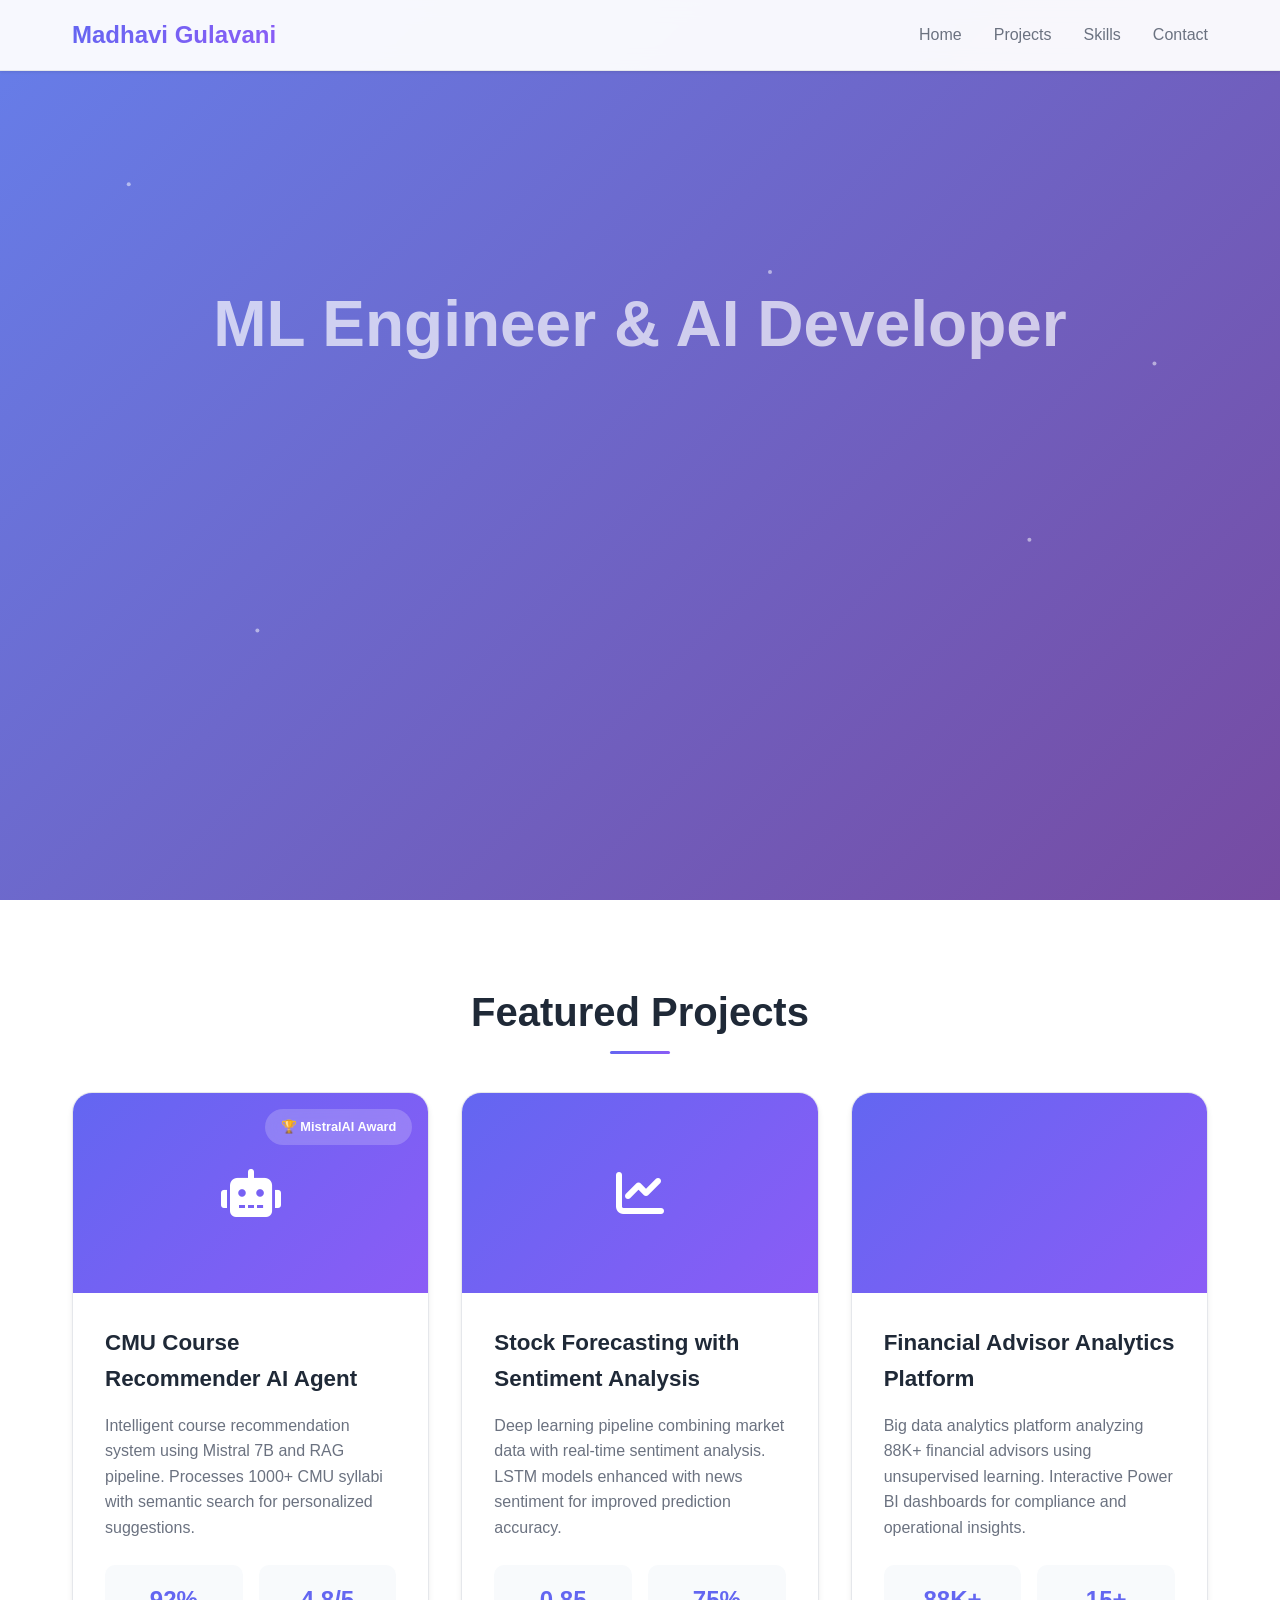
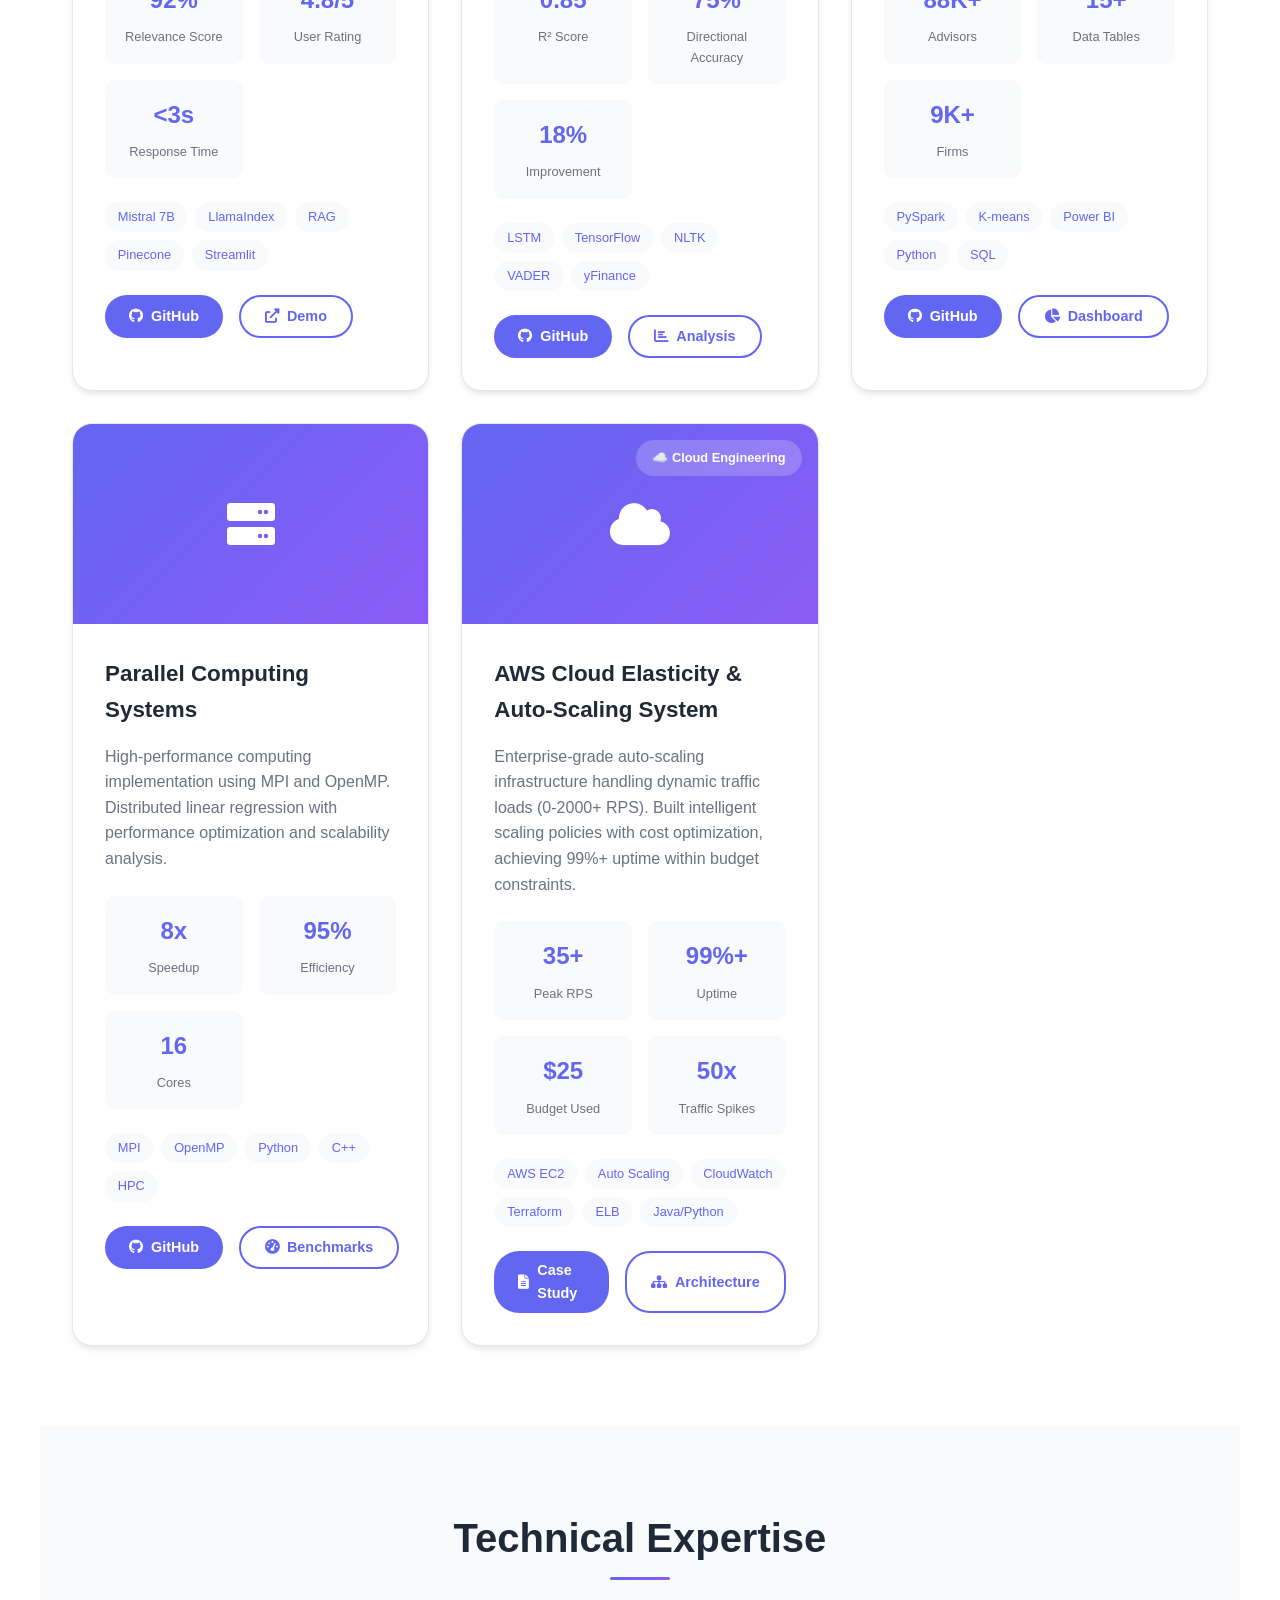
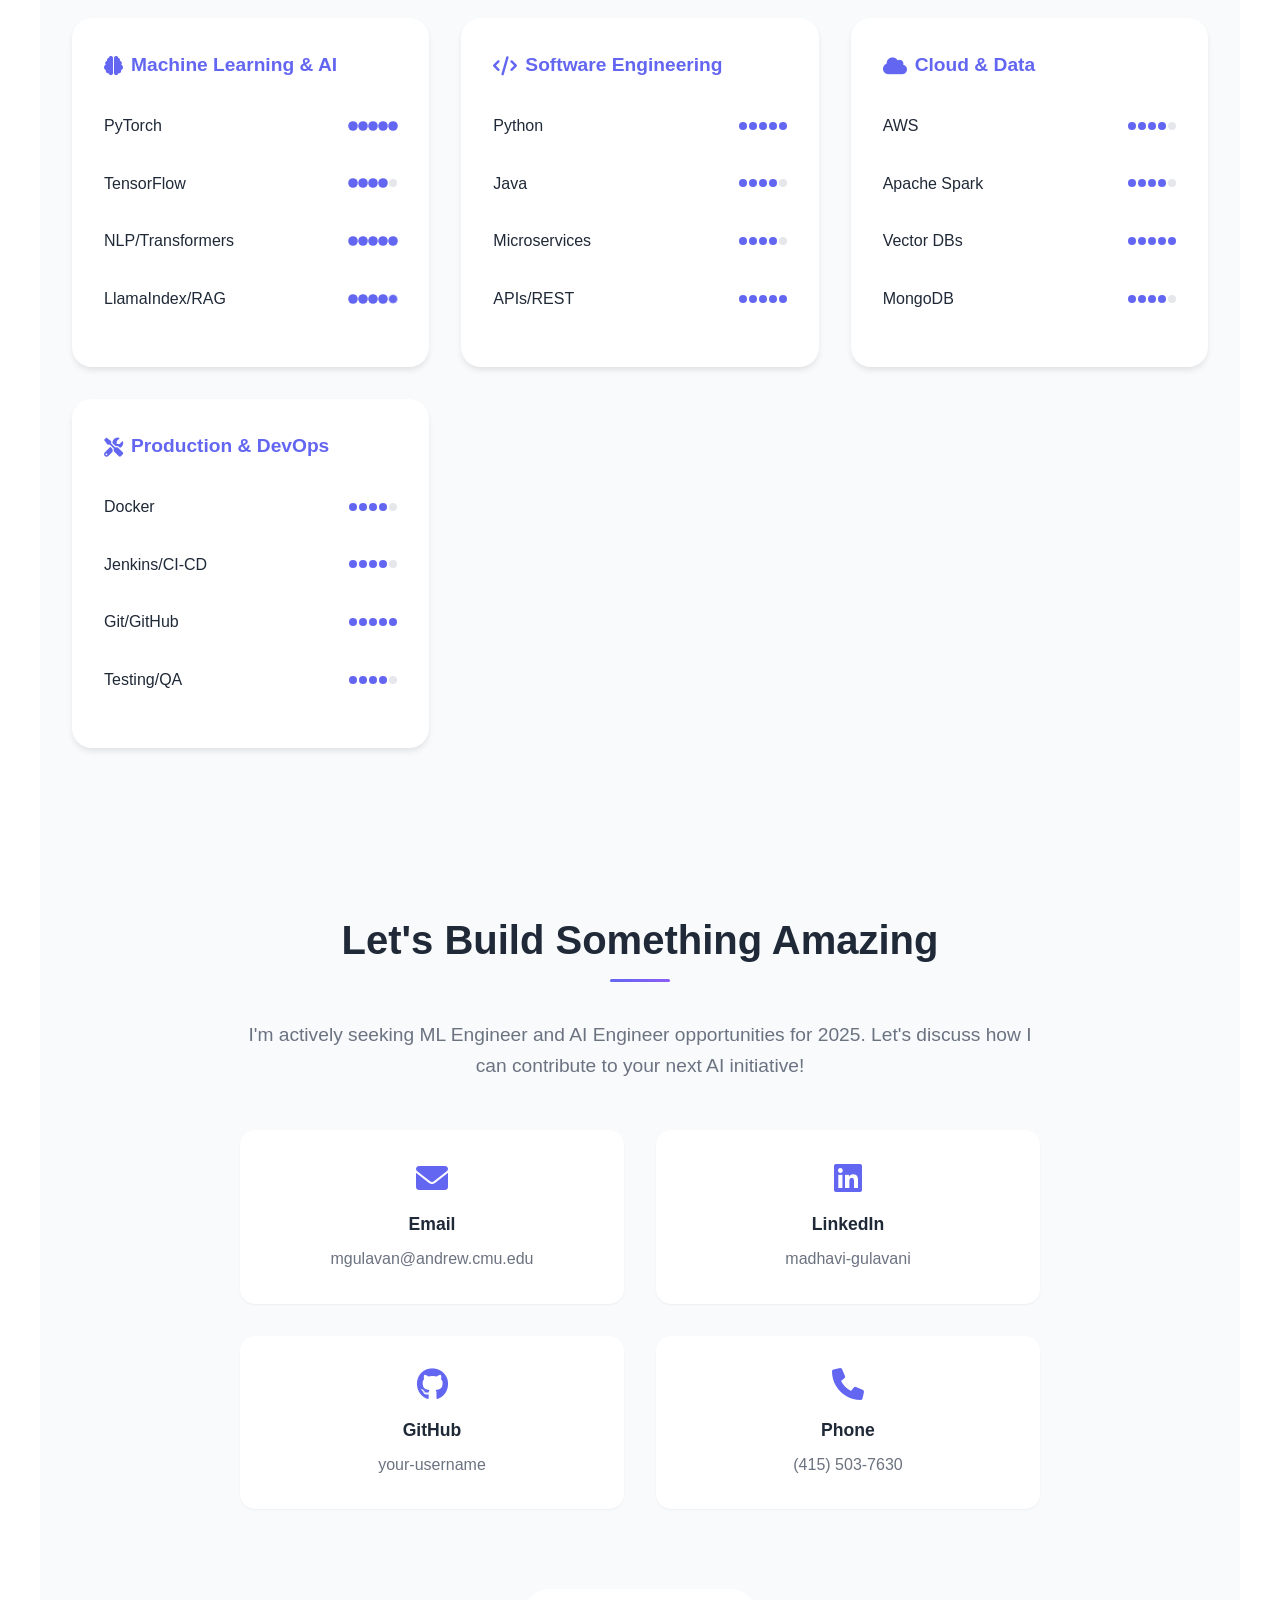
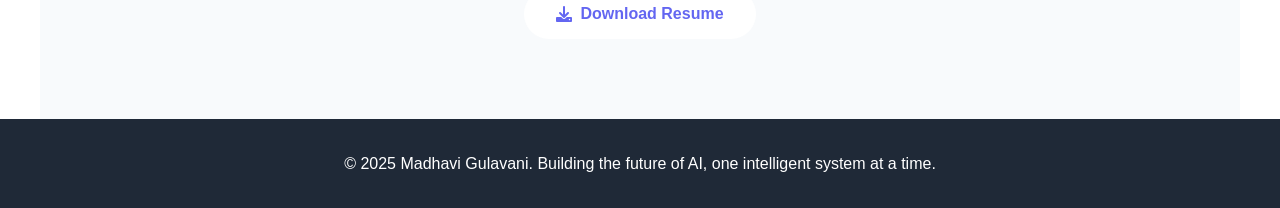
<file: added cloud elasticity project index.html>
<!DOCTYPE html>
<html lang="en">
<head>
    <meta charset="UTF-8">
    <meta name="viewport" content="width=device-width, initial-scale=1.0">
    <title>Madhavi Gulavani - ML Engineer</title>
    <script src="https://cdnjs.cloudflare.com/ajax/libs/gsap/3.12.2/gsap.min.js"></script>
    <link href="https://cdnjs.cloudflare.com/ajax/libs/font-awesome/6.0.0/css/all.min.css" rel="stylesheet">
    <style>
        * {
            margin: 0;
            padding: 0;
            box-sizing: border-box;
        }

        :root {
            --primary-color: #6366f1;
            --primary-dark: #4f46e5;
            --secondary-color: #8b5cf6;
            --accent-color: #06b6d4;
            --text-primary: #1f2937;
            --text-secondary: #6b7280;
            --bg-primary: #ffffff;
            --bg-secondary: #f8fafc;
            --bg-card: #ffffff;
            --border-color: #e5e7eb;
            --shadow-sm: 0 1px 2px 0 rgb(0 0 0 / 0.05);
            --shadow-md: 0 4px 6px -1px rgb(0 0 0 / 0.1);
            --shadow-lg: 0 10px 15px -3px rgb(0 0 0 / 0.1);
            --shadow-xl: 0 20px 25px -5px rgb(0 0 0 / 0.1);
        }

        body {
            font-family: 'Inter', -apple-system, BlinkMacSystemFont, sans-serif;
            line-height: 1.6;
            color: var(--text-primary);
            background: var(--bg-primary);
            overflow-x: hidden;
        }

        /* Header */
        .header {
            position: fixed;
            top: 0;
            left: 0;
            right: 0;
            background: rgba(255, 255, 255, 0.95);
            backdrop-filter: blur(10px);
            border-bottom: 1px solid var(--border-color);
            z-index: 1000;
            transition: all 0.3s ease;
        }

        .nav {
            max-width: 1200px;
            margin: 0 auto;
            padding: 1rem 2rem;
            display: flex;
            justify-content: space-between;
            align-items: center;
        }

        .logo {
            font-size: 1.5rem;
            font-weight: 700;
            background: linear-gradient(135deg, var(--primary-color), var(--secondary-color));
            -webkit-background-clip: text;
            -webkit-text-fill-color: transparent;
            background-clip: text;
        }

        .nav-links {
            display: flex;
            gap: 2rem;
            list-style: none;
        }

        .nav-links a {
            text-decoration: none;
            color: var(--text-secondary);
            font-weight: 500;
            transition: all 0.3s ease;
            position: relative;
        }

        .nav-links a:hover {
            color: var(--primary-color);
        }

        .nav-links a::after {
            content: '';
            position: absolute;
            bottom: -5px;
            left: 0;
            width: 0;
            height: 2px;
            background: var(--primary-color);
            transition: width 0.3s ease;
        }

        .nav-links a:hover::after {
            width: 100%;
        }

        /* Hero Section */
        .hero {
            min-height: 100vh;
            display: flex;
            align-items: center;
            background: linear-gradient(135deg, #667eea 0%, #764ba2 100%);
            position: relative;
            overflow: hidden;
        }

        .hero::before {
            content: '';
            position: absolute;
            top: 0;
            left: 0;
            right: 0;
            bottom: 0;
            background: linear-gradient(135deg, rgba(102, 126, 234, 0.9), rgba(118, 75, 162, 0.9));
        }

        .hero-content {
            max-width: 1200px;
            margin: 0 auto;
            padding: 2rem;
            position: relative;
            z-index: 2;
            color: white;
        }

        .hero-title {
            font-size: clamp(2.5rem, 5vw, 4rem);
            font-weight: 800;
            margin-bottom: 1rem;
            opacity: 0;
            transform: translateY(30px);
        }

        .hero-subtitle {
            font-size: clamp(1.2rem, 2.5vw, 1.8rem);
            font-weight: 300;
            margin-bottom: 2rem;
            opacity: 0;
            transform: translateY(30px);
        }

        .hero-description {
            font-size: 1.2rem;
            margin-bottom: 2rem;
            opacity: 0;
            transform: translateY(30px);
            max-width: 600px;
        }

        .hero-cta {
            display: flex;
            gap: 1rem;
            flex-wrap: wrap;
            opacity: 0;
            transform: translateY(30px);
        }

        .btn {
            padding: 0.75rem 2rem;
            border-radius: 50px;
            text-decoration: none;
            font-weight: 600;
            transition: all 0.3s ease;
            display: inline-flex;
            align-items: center;
            gap: 0.5rem;
            cursor: pointer;
            border: none;
            font-size: 1rem;
        }

        .btn-primary {
            background: white;
            color: var(--primary-color);
        }

        .btn-primary:hover {
            transform: translateY(-2px);
            box-shadow: var(--shadow-lg);
        }

        .btn-outline {
            background: transparent;
            color: white;
            border: 2px solid white;
        }

        .btn-outline:hover {
            background: white;
            color: var(--primary-color);
            transform: translateY(-2px);
        }

        /* Floating particles */
        .particle {
            position: absolute;
            width: 4px;
            height: 4px;
            background: rgba(255, 255, 255, 0.5);
            border-radius: 50%;
            pointer-events: none;
        }

        /* Section Styles */
        .section {
            padding: 5rem 2rem;
            max-width: 1200px;
            margin: 0 auto;
        }

        .section-title {
            font-size: 2.5rem;
            font-weight: 700;
            text-align: center;
            margin-bottom: 3rem;
            position: relative;
        }

        .section-title::after {
            content: '';
            position: absolute;
            bottom: -10px;
            left: 50%;
            transform: translateX(-50%);
            width: 60px;
            height: 3px;
            background: linear-gradient(135deg, var(--primary-color), var(--secondary-color));
            border-radius: 2px;
        }

        /* Projects Grid */
        .projects-grid {
            display: grid;
            grid-template-columns: repeat(auto-fit, minmax(350px, 1fr));
            gap: 2rem;
            margin-top: 3rem;
        }

        .project-card {
            background: var(--bg-card);
            border-radius: 20px;
            overflow: hidden;
            box-shadow: var(--shadow-md);
            transition: all 0.3s ease;
            position: relative;
            border: 1px solid var(--border-color);
        }

        .project-card:hover {
            transform: translateY(-8px);
            box-shadow: var(--shadow-xl);
        }

        .project-header {
            height: 200px;
            background: linear-gradient(135deg, var(--primary-color), var(--secondary-color));
            position: relative;
            display: flex;
            align-items: center;
            justify-content: center;
            overflow: hidden;
        }

        .project-icon {
            font-size: 3rem;
            color: white;
            z-index: 2;
        }

        .project-award {
            position: absolute;
            top: 1rem;
            right: 1rem;
            background: rgba(255, 255, 255, 0.2);
            padding: 0.5rem 1rem;
            border-radius: 20px;
            color: white;
            font-size: 0.8rem;
            font-weight: 600;
            backdrop-filter: blur(10px);
        }

        .project-content {
            padding: 2rem;
        }

        .project-title {
            font-size: 1.4rem;
            font-weight: 700;
            margin-bottom: 1rem;
            color: var(--text-primary);
        }

        .project-description {
            color: var(--text-secondary);
            margin-bottom: 1.5rem;
            line-height: 1.6;
        }

        .tech-stack {
            display: flex;
            flex-wrap: wrap;
            gap: 0.5rem;
            margin-bottom: 1.5rem;
        }

        .tech-tag {
            background: var(--bg-secondary);
            color: var(--primary-color);
            padding: 0.3rem 0.8rem;
            border-radius: 20px;
            font-size: 0.8rem;
            font-weight: 500;
        }

        .project-metrics {
            display: grid;
            grid-template-columns: repeat(auto-fit, minmax(100px, 1fr));
            gap: 1rem;
            margin-bottom: 1.5rem;
        }

        .metric {
            text-align: center;
            padding: 1rem;
            background: var(--bg-secondary);
            border-radius: 10px;
        }

        .metric-value {
            font-size: 1.5rem;
            font-weight: 700;
            color: var(--primary-color);
        }

        .metric-label {
            font-size: 0.8rem;
            color: var(--text-secondary);
            margin-top: 0.5rem;
        }

        .project-links {
            display: flex;
            gap: 1rem;
        }

        .project-link {
            padding: 0.5rem 1.5rem;
            border-radius: 25px;
            text-decoration: none;
            font-weight: 600;
            font-size: 0.9rem;
            transition: all 0.3s ease;
            display: flex;
            align-items: center;
            gap: 0.5rem;
        }

        .project-link.primary {
            background: var(--primary-color);
            color: white;
        }

        .project-link.primary:hover {
            background: var(--primary-dark);
            transform: translateY(-1px);
        }

        .project-link.secondary {
            background: transparent;
            color: var(--primary-color);
            border: 2px solid var(--primary-color);
        }

        .project-link.secondary:hover {
            background: var(--primary-color);
            color: white;
        }

        /* Skills Section */
        .skills-grid {
            display: grid;
            grid-template-columns: repeat(auto-fit, minmax(300px, 1fr));
            gap: 2rem;
            margin-top: 3rem;
        }

        .skill-category {
            background: var(--bg-card);
            padding: 2rem;
            border-radius: 20px;
            box-shadow: var(--shadow-md);
            transition: all 0.3s ease;
        }

        .skill-category:hover {
            transform: translateY(-5px);
            box-shadow: var(--shadow-lg);
        }

        .skill-category h3 {
            color: var(--primary-color);
            margin-bottom: 1.5rem;
            display: flex;
            align-items: center;
            gap: 0.5rem;
            font-size: 1.2rem;
        }

        .skill-item {
            display: flex;
            justify-content: space-between;
            align-items: center;
            margin-bottom: 1rem;
            padding: 0.5rem 0;
        }

        .skill-name {
            font-weight: 500;
        }

        .skill-level {
            display: flex;
            gap: 2px;
        }

        .skill-dot {
            width: 8px;
            height: 8px;
            border-radius: 50%;
            background: var(--border-color);
        }

        .skill-dot.filled {
            background: var(--primary-color);
        }

        /* Contact Section */
        .contact {
            background: var(--bg-secondary);
            text-align: center;
        }

        .contact-content {
            max-width: 800px;
            margin: 0 auto;
        }

        .contact-description {
            font-size: 1.2rem;
            color: var(--text-secondary);
            margin-bottom: 3rem;
        }

        .contact-info {
            display: grid;
            grid-template-columns: repeat(auto-fit, minmax(250px, 1fr));
            gap: 2rem;
            margin-bottom: 3rem;
        }

        .contact-item {
            background: white;
            padding: 2rem;
            border-radius: 15px;
            box-shadow: var(--shadow-sm);
            transition: all 0.3s ease;
        }

        .contact-item:hover {
            transform: translateY(-3px);
            box-shadow: var(--shadow-md);
        }

        .contact-item i {
            font-size: 2rem;
            color: var(--primary-color);
            margin-bottom: 1rem;
        }

        .contact-item h4 {
            margin-bottom: 0.5rem;
            font-size: 1.1rem;
        }

        .contact-item a {
            color: var(--text-secondary);
            text-decoration: none;
            transition: all 0.3s ease;
        }

        .contact-item a:hover {
            color: var(--primary-color);
        }

        /* Footer */
        .footer {
            background: var(--text-primary);
            color: white;
            text-align: center;
            padding: 2rem;
        }

        /* Mobile Responsive */
        @media (max-width: 768px) {
            .nav-links {
                display: none;
            }

            .hero-cta {
                flex-direction: column;
                align-items: flex-start;
            }

            .projects-grid {
                grid-template-columns: 1fr;
            }

            .project-metrics {
                grid-template-columns: repeat(2, 1fr);
            }

            .contact-info {
                grid-template-columns: 1fr;
            }
        }

        /* Animations */
        .fade-in {
            opacity: 0;
            transform: translateY(30px);
            transition: all 0.8s ease;
        }

        .fade-in.visible {
            opacity: 1;
            transform: translateY(0);
        }

        /* Loading animation */
        .loading {
            position: fixed;
            top: 0;
            left: 0;
            width: 100%;
            height: 100%;
            background: var(--bg-primary);
            display: flex;
            align-items: center;
            justify-content: center;
            z-index: 9999;
            transition: opacity 0.5s ease;
        }

        .spinner {
            width: 50px;
            height: 50px;
            border: 3px solid var(--border-color);
            border-top: 3px solid var(--primary-color);
            border-radius: 50%;
            animation: spin 1s linear infinite;
        }

        @keyframes spin {
            0% { transform: rotate(0deg); }
            100% { transform: rotate(360deg); }
        }
    </style>
</head>
<body>
    <!-- Loading Screen -->
    <div class="loading" id="loading">
        <div class="spinner"></div>
    </div>

    <!-- Header -->
    <header class="header">
        <nav class="nav">
            <div class="logo">Madhavi Gulavani</div>
            <ul class="nav-links">
                <li><a href="#home">Home</a></li>
                <li><a href="#projects">Projects</a></li>
                <li><a href="#skills">Skills</a></li>
                <li><a href="#contact">Contact</a></li>
            </ul>
        </nav>
    </header>

    <!-- Hero Section -->
    <section id="home" class="hero">
        <div class="hero-content">
            <h1 class="hero-title">ML Engineer & AI Developer</h1>
            <p class="hero-subtitle">🎓 Carnegie Mellon University • 🏆 MistralAI Award Winner</p>
            <p class="hero-description">
                Building intelligent systems that solve real-world problems. Specializing in production AI, 
                NLP, and scalable machine learning pipelines with 6+ years of engineering experience.
            </p>
            <div class="hero-cta">
                <a href="#projects" class="btn btn-primary">
                    <i class="fas fa-code"></i>
                    View My Work
                </a>
                <a href="#contact" class="btn btn-outline">
                    <i class="fas fa-envelope"></i>
                    Get In Touch
                </a>
            </div>
        </div>
        
        <!-- Floating particles -->
        <div class="particle" style="top: 20%; left: 10%;"></div>
        <div class="particle" style="top: 60%; left: 80%;"></div>
        <div class="particle" style="top: 30%; left: 60%;"></div>
        <div class="particle" style="top: 70%; left: 20%;"></div>
        <div class="particle" style="top: 40%; left: 90%;"></div>
    </section>

    <!-- Projects Section -->
    <section id="projects" class="section">
        <h2 class="section-title fade-in">Featured Projects</h2>
        <div class="projects-grid">
            <!-- Project 1: Course Recommender -->
            <div class="project-card fade-in">
                <div class="project-header">
                    <div class="project-award">🏆 MistralAI Award</div>
                    <i class="fas fa-robot project-icon"></i>
                </div>
                <div class="project-content">
                    <h3 class="project-title">CMU Course Recommender AI Agent</h3>
                    <p class="project-description">
                        Intelligent course recommendation system using Mistral 7B and RAG pipeline. 
                        Processes 1000+ CMU syllabi with semantic search for personalized suggestions.
                    </p>
                    
                    <div class="project-metrics">
                        <div class="metric">
                            <div class="metric-value">92%</div>
                            <div class="metric-label">Relevance Score</div>
                        </div>
                        <div class="metric">
                            <div class="metric-value">4.8/5</div>
                            <div class="metric-label">User Rating</div>
                        </div>
                        <div class="metric">
                            <div class="metric-value">&lt;3s</div>
                            <div class="metric-label">Response Time</div>
                        </div>
                    </div>

                    <div class="tech-stack">
                        <span class="tech-tag">Mistral 7B</span>
                        <span class="tech-tag">LlamaIndex</span>
                        <span class="tech-tag">RAG</span>
                        <span class="tech-tag">Pinecone</span>
                        <span class="tech-tag">Streamlit</span>
                    </div>
                    
                    <div class="project-links">
                        <a href="#" class="project-link primary">
                            <i class="fab fa-github"></i>
                            GitHub
                        </a>
                        <a href="#" class="project-link secondary">
                            <i class="fas fa-external-link-alt"></i>
                            Demo
                        </a>
                    </div>
                </div>
            </div>

            <!-- Project 2: Stock Forecasting -->
            <div class="project-card fade-in">
                <div class="project-header">
                    <i class="fas fa-chart-line project-icon"></i>
                </div>
                <div class="project-content">
                    <h3 class="project-title">Stock Forecasting with Sentiment Analysis</h3>
                    <p class="project-description">
                        Deep learning pipeline combining market data with real-time sentiment analysis. 
                        LSTM models enhanced with news sentiment for improved prediction accuracy.
                    </p>
                    
                    <div class="project-metrics">
                        <div class="metric">
                            <div class="metric-value">0.85</div>
                            <div class="metric-label">R² Score</div>
                        </div>
                        <div class="metric">
                            <div class="metric-value">75%</div>
                            <div class="metric-label">Directional Accuracy</div>
                        </div>
                        <div class="metric">
                            <div class="metric-value">18%</div>
                            <div class="metric-label">Improvement</div>
                        </div>
                    </div>

                    <div class="tech-stack">
                        <span class="tech-tag">LSTM</span>
                        <span class="tech-tag">TensorFlow</span>
                        <span class="tech-tag">NLTK</span>
                        <span class="tech-tag">VADER</span>
                        <span class="tech-tag">yFinance</span>
                    </div>
                    
                    <div class="project-links">
                        <a href="#" class="project-link primary">
                            <i class="fab fa-github"></i>
                            GitHub
                        </a>
                        <a href="#" class="project-link secondary">
                            <i class="fas fa-chart-bar"></i>
                            Analysis
                        </a>
                    </div>
                </div>
            </div>

            <!-- Project 3: Financial Analytics -->
            <div class="project-card fade-in">
                <div class="project-header">
                    <i class="fas fa-analytics project-icon"></i>
                </div>
                <div class="project-content">
                    <h3 class="project-title">Financial Advisor Analytics Platform</h3>
                    <p class="project-description">
                        Big data analytics platform analyzing 88K+ financial advisors using unsupervised learning. 
                        Interactive Power BI dashboards for compliance and operational insights.
                    </p>
                    
                    <div class="project-metrics">
                        <div class="metric">
                            <div class="metric-value">88K+</div>
                            <div class="metric-label">Advisors</div>
                        </div>
                        <div class="metric">
                            <div class="metric-value">15+</div>
                            <div class="metric-label">Data Tables</div>
                        </div>
                        <div class="metric">
                            <div class="metric-value">9K+</div>
                            <div class="metric-label">Firms</div>
                        </div>
                    </div>

                    <div class="tech-stack">
                        <span class="tech-tag">PySpark</span>
                        <span class="tech-tag">K-means</span>
                        <span class="tech-tag">Power BI</span>
                        <span class="tech-tag">Python</span>
                        <span class="tech-tag">SQL</span>
                    </div>
                    
                    <div class="project-links">
                        <a href="#" class="project-link primary">
                            <i class="fab fa-github"></i>
                            GitHub
                        </a>
                        <a href="#" class="project-link secondary">
                            <i class="fas fa-chart-pie"></i>
                            Dashboard
                        </a>
                    </div>
                </div>
            </div>

            <!-- Project 4: Parallel Computing -->
            <div class="project-card fade-in">
                <div class="project-header">
                    <i class="fas fa-server project-icon"></i>
                </div>
                <div class="project-content">
                    <h3 class="project-title">Parallel Computing Systems</h3>
                    <p class="project-description">
                        High-performance computing implementation using MPI and OpenMP. 
                        Distributed linear regression with performance optimization and scalability analysis.
                    </p>
                    
                    <div class="project-metrics">
                        <div class="metric">
                            <div class="metric-value">8x</div>
                            <div class="metric-label">Speedup</div>
                        </div>
                        <div class="metric">
                            <div class="metric-value">95%</div>
                            <div class="metric-label">Efficiency</div>
                        </div>
                        <div class="metric">
                            <div class="metric-value">16</div>
                            <div class="metric-label">Cores</div>
                        </div>
                    </div>

                    <div class="tech-stack">
                        <span class="tech-tag">MPI</span>
                        <span class="tech-tag">OpenMP</span>
                        <span class="tech-tag">Python</span>
                        <span class="tech-tag">C++</span>
                        <span class="tech-tag">HPC</span>
                    </div>
                    
                    <div class="project-links">
                        <a href="#" class="project-link primary">
                            <i class="fab fa-github"></i>
                            GitHub
                        </a>
                        <a href="#" class="project-link secondary">
                            <i class="fas fa-tachometer-alt"></i>
                            Benchmarks
                        </a>
                    </div>
                </div>
            </div>

            <div class="project-card fade-in">
            <div class="project-header">
                <div class="project-award">☁️ Cloud Engineering</div>
                <i class="fas fa-cloud project-icon"></i>
            </div>
            <div class="project-content">
                <h3 class="project-title">AWS Cloud Elasticity & Auto-Scaling System</h3>
                <p class="project-description">
                    Enterprise-grade auto-scaling infrastructure handling dynamic traffic loads (0-2000+ RPS). 
                    Built intelligent scaling policies with cost optimization, achieving 99%+ uptime within budget constraints.
                </p>
                
                <div class="project-metrics">
                    <div class="metric">
                        <div class="metric-value">35+</div>
                        <div class="metric-label">Peak RPS</div>
                    </div>
                    <div class="metric">
                        <div class="metric-value">99%+</div>
                        <div class="metric-label">Uptime</div>
                    </div>
                    <div class="metric">
                        <div class="metric-value">$25</div>
                        <div class="metric-label">Budget Used</div>
                    </div>
                    <div class="metric">
                        <div class="metric-value">50x</div>
                        <div class="metric-label">Traffic Spikes</div>
                    </div>
                </div>
        
                <div class="tech-stack">
                    <span class="tech-tag">AWS EC2</span>
                    <span class="tech-tag">Auto Scaling</span>
                    <span class="tech-tag">CloudWatch</span>
                    <span class="tech-tag">Terraform</span>
                    <span class="tech-tag">ELB</span>
                    <span class="tech-tag">Java/Python</span>
                </div>
                
                <div class="project-links">
                    <a href="aws-elasticity-case-study.html" class="project-link primary">
                        <i class="fas fa-file-alt"></i>
                        Case Study
                    </a>
                    <a href="aws-architecture.html" class="project-link secondary">
                        <i class="fas fa-sitemap"></i>
                        Architecture
                    </a>
                </div>
            </div>
        </div>
        </div>
    </section>

    <!-- Skills Section -->
    <section id="skills" class="section" style="background: var(--bg-secondary);">
        <h2 class="section-title fade-in">Technical Expertise</h2>
        <div class="skills-grid">
            <div class="skill-category fade-in">
                <h3><i class="fas fa-brain"></i> Machine Learning & AI</h3>
                <div class="skill-item">
                    <span class="skill-name">PyTorch</span>
                    <div class="skill-level">
                        <div class="skill-dot filled"></div>
                        <div class="skill-dot filled"></div>
                        <div class="skill-dot filled"></div>
                        <div class="skill-dot filled"></div>
                        <div class="skill-dot filled"></div>
                    </div>
                </div>
                <div class="skill-item">
                    <span class="skill-name">TensorFlow</span>
                    <div class="skill-level">
                        <div class="skill-dot filled"></div>
                        <div class="skill-dot filled"></div>
                        <div class="skill-dot filled"></div>
                        <div class="skill-dot filled"></div>
                        <div class="skill-dot"></div>
                    </div>
                </div>
                <div class="skill-item">
                    <span class="skill-name">NLP/Transformers</span>
                    <div class="skill-level">
                        <div class="skill-dot filled"></div>
                        <div class="skill-dot filled"></div>
                        <div class="skill-dot filled"></div>
                        <div class="skill-dot filled"></div>
                        <div class="skill-dot filled"></div>
                    </div>
                </div>
                <div class="skill-item">
                    <span class="skill-name">LlamaIndex/RAG</span>
                    <div class="skill-level">
                        <div class="skill-dot filled"></div>
                        <div class="skill-dot filled"></div>
                        <div class="skill-dot filled"></div>
                        <div class="skill-dot filled"></div>
                        <div class="skill-dot filled"></div>
                    </div>
                </div>
            </div>

            <div class="skill-category fade-in">
                <h3><i class="fas fa-code"></i> Software Engineering</h3>
                <div class="skill-item">
                    <span class="skill-name">Python</span>
                    <div class="skill-level">
                        <div class="skill-dot filled"></div>
                        <div class="skill-dot filled"></div>
                        <div class="skill-dot filled"></div>
                        <div class="skill-dot filled"></div>
                        <div class="skill-dot filled"></div>
                    </div>
                </div>
                <div class="skill-item">
                    <span class="skill-name">Java</span>
                    <div class="skill-level">
                        <div class="skill-dot filled"></div>
                        <div class="skill-dot filled"></div>
                        <div class="skill-dot filled"></div>
                        <div class="skill-dot filled"></div>
                        <div class="skill-dot"></div>
                    </div>
                </div>
                <div class="skill-item">
                    <span class="skill-name">Microservices</span>
                    <div class="skill-level">
                        <div class="skill-dot filled"></div>
                        <div class="skill-dot filled"></div>
                        <div class="skill-dot filled"></div>
                        <div class="skill-dot filled"></div>
                        <div class="skill-dot"></div>
                    </div>
                </div>
                <div class="skill-item">
                    <span class="skill-name">APIs/REST</span>
                    <div class="skill-level">
                        <div class="skill-dot filled"></div>
                        <div class="skill-dot filled"></div>
                        <div class="skill-dot filled"></div>
                        <div class="skill-dot filled"></div>
                        <div class="skill-dot filled"></div>
                    </div>
                </div>
            </div>

            <div class="skill-category fade-in">
                <h3><i class="fas fa-cloud"></i> Cloud & Data</h3>
                <div class="skill-item">
                    <span class="skill-name">AWS</span>
                    <div class="skill-level">
                        <div class="skill-dot filled"></div>
                        <div class="skill-dot filled"></div>
                        <div class="skill-dot filled"></div>
                        <div class="skill-dot filled"></div>
                        <div class="skill-dot"></div>
                    </div>
                </div>
                <div class="skill-item">
                    <span class="skill-name">Apache Spark</span>
                    <div class="skill-level">
                        <div class="skill-dot filled"></div>
                        <div class="skill-dot filled"></div>
                        <div class="skill-dot filled"></div>
                        <div class="skill-dot filled"></div>
                        <div class="skill-dot"></div>
                    </div>
                </div>
                <div class="skill-item">
                    <span class="skill-name">Vector DBs</span>
                    <div class="skill-level">
                        <div class="skill-dot filled"></div>
                        <div class="skill-dot filled"></div>
                        <div class="skill-dot filled"></div>
                        <div class="skill-dot filled"></div>
                        <div class="skill-dot filled"></div>
                    </div>
                </div>
                <div class="skill-item">
                    <span class="skill-name">MongoDB</span>
                    <div class="skill-level">
                        <div class="skill-dot filled"></div>
                        <div class="skill-dot filled"></div>
                        <div class="skill-dot filled"></div>
                        <div class="skill-dot filled"></div>
                        <div class="skill-dot"></div>
                    </div>
                </div>
            </div>

            <div class="skill-category fade-in">
                <h3><i class="fas fa-tools"></i> Production & DevOps</h3>
                <div class="skill-item">
                    <span class="skill-name">Docker</span>
                    <div class="skill-level">
                        <div class="skill-dot filled"></div>
                        <div class="skill-dot filled"></div>
                        <div class="skill-dot filled"></div>
                        <div class="skill-dot filled"></div>
                        <div class="skill-dot"></div>
                    </div>
                </div>
                <div class="skill-item">
                    <span class="skill-name">Jenkins/CI-CD</span>
                    <div class="skill-level">
                        <div class="skill-dot filled"></div>
                        <div class="skill-dot filled"></div>
                        <div class="skill-dot filled"></div>
                        <div class="skill-dot filled"></div>
                        <div class="skill-dot"></div>
                    </div>
                </div>
                <div class="skill-item">
                    <span class="skill-name">Git/GitHub</span>
                    <div class="skill-level">
                        <div class="skill-dot filled"></div>
                        <div class="skill-dot filled"></div>
                        <div class="skill-dot filled"></div>
                        <div class="skill-dot filled"></div>
                        <div class="skill-dot filled"></div>
                    </div>
                </div>
                <div class="skill-item">
                    <span class="skill-name">Testing/QA</span>
                    <div class="skill-level">
                        <div class="skill-dot filled"></div>
                        <div class="skill-dot filled"></div>
                        <div class="skill-dot filled"></div>
                        <div class="skill-dot filled"></div>
                        <div class="skill-dot"></div>
                    </div>
                </div>
            </div>
        </div>
    </section>

    <!-- Contact Section -->
    <section id="contact" class="section contact">
        <div class="contact-content">
            <h2 class="section-title fade-in">Let's Build Something Amazing</h2>
            <p class="contact-description fade-in">
                I'm actively seeking ML Engineer and AI Engineer opportunities for 2025. 
                Let's discuss how I can contribute to your next AI initiative!
            </p>
            
            <div class="contact-info">
                <div class="contact-item fade-in">
                    <i class="fas fa-envelope"></i>
                    <h4>Email</h4>
                    <a href="mailto:mgulavan@andrew.cmu.edu">mgulavan@andrew.cmu.edu</a>
                </div>
                
                <div class="contact-item fade-in">
                    <i class="fab fa-linkedin"></i>
                    <h4>LinkedIn</h4>
                    <a href="https://linkedin.com/in/madhavi-gulavani" target="_blank">madhavi-gulavani</a>
                </div>
                
                <div class="contact-item fade-in">
                    <i class="fab fa-github"></i>
                    <h4>GitHub</h4>
                    <a href="#" target="_blank">your-username</a>
                </div>
                
                <div class="contact-item fade-in">
                    <i class="fas fa-phone"></i>
                    <h4>Phone</h4>
                    <a href="tel:+14155037630">(415) 503-7630</a>
                </div>
            </div>
            
            <div class="fade-in">
                <a href="#" class="btn btn-primary" style="margin-top: 2rem;">
                    <i class="fas fa-download"></i>
                    Download Resume
                </a>
            </div>
        </div>
    </section>

    <!-- Footer -->
    <footer class="footer">
        <p>&copy; 2025 Madhavi Gulavani. Building the future of AI, one intelligent system at a time.</p>
    </footer>

    <script>
        // Loading screen
        window.addEventListener('load', () => {
            const loading = document.getElementById('loading');
            setTimeout(() => {
                loading.style.opacity = '0';
                setTimeout(() => {
                    loading.style.display = 'none';
                }, 500);
            }, 1000);
        });

        // GSAP Animations
        gsap.registerPlugin();

        // Hero animations
        gsap.timeline({ delay: 1.5 })
            .to('.hero-title', { opacity: 1, y: 0, duration: 1, ease: 'power2.out' })
            .to('.hero-subtitle', { opacity: 1, y: 0, duration: 1, ease: 'power2.out' }, '-=0.5')
            .to('.hero-description', { opacity: 1, y: 0, duration: 1, ease: 'power2.out' }, '-=0.5')
            .to('.hero-cta', { opacity: 1, y: 0, duration: 1, ease: 'power2.out' }, '-=0.5');

        // Floating particles animation
        gsap.to('.particle', {
            y: 'random(-20, 20)',
            x: 'random(-20, 20)',
            duration: 'random(2, 4)',
            ease: 'sine.inOut',
            repeat: -1,
            yoyo: true,
            delay: 'random(0, 2)'
        });

        // Scroll animations
        const observerOptions = {
            threshold: 0.1,
            rootMargin: '0px 0px -50px 0px'
        };

        const observer = new IntersectionObserver((entries) => {
            entries.forEach(entry => {
                if (entry.isIntersecting) {
                    entry.target.classList.add('visible');
                }
            });
        }, observerOptions);

        document.querySelectorAll('.fade-in').forEach(el => {
            observer.observe(el);
        });

        // Smooth scrolling for navigation links
        document.querySelectorAll('a[href^="#"]').forEach(anchor => {
            anchor.addEventListener('click', function (e) {
                e.preventDefault();
                const target = document.querySelector(this.getAttribute('href'));
                if (target) {
                    target.scrollIntoView({
                        behavior: 'smooth',
                        block: 'start'
                    });
                }
            });
        });

        // Header scroll effect
        let lastScroll = 0;
        window.addEventListener('scroll', () => {
            const currentScroll = window.pageYOffset;
            const header = document.querySelector('.header');
            
            if (currentScroll > 100) {
                header.style.background = 'rgba(255, 255, 255, 0.98)';
                header.style.boxShadow = '0 2px 20px rgba(0,0,0,0.1)';
            } else {
                header.style.background = 'rgba(255, 255, 255, 0.95)';
                header.style.boxShadow = '0 1px 3px rgba(0,0,0,0.1)';
            }
            
            lastScroll = currentScroll;
        });

        // Project card hover effects
        document.querySelectorAll('.project-card').forEach(card => {
            card.addEventListener('mouseenter', () => {
                gsap.to(card.querySelector('.project-icon'), {
                    scale: 1.1,
                    rotation: 5,
                    duration: 0.3,
                    ease: 'power2.out'
                });
            });
            
            card.addEventListener('mouseleave', () => {
                gsap.to(card.querySelector('.project-icon'), {
                    scale: 1,
                    rotation: 0,
                    duration: 0.3,
                    ease: 'power2.out'
                });
            });
        });

        // Add some interactivity to skill dots
        document.querySelectorAll('.skill-dot.filled').forEach((dot, index) => {
            gsap.to(dot, {
                scale: 1.2,
                duration: 0.1,
                delay: index * 0.1,
                ease: 'power2.out',
                scrollTrigger: {
                    trigger: dot.closest('.skill-category'),
                    start: 'top 80%',
                    once: true
                }
            });
        });
    </script>
</body>
</html>
</file>
